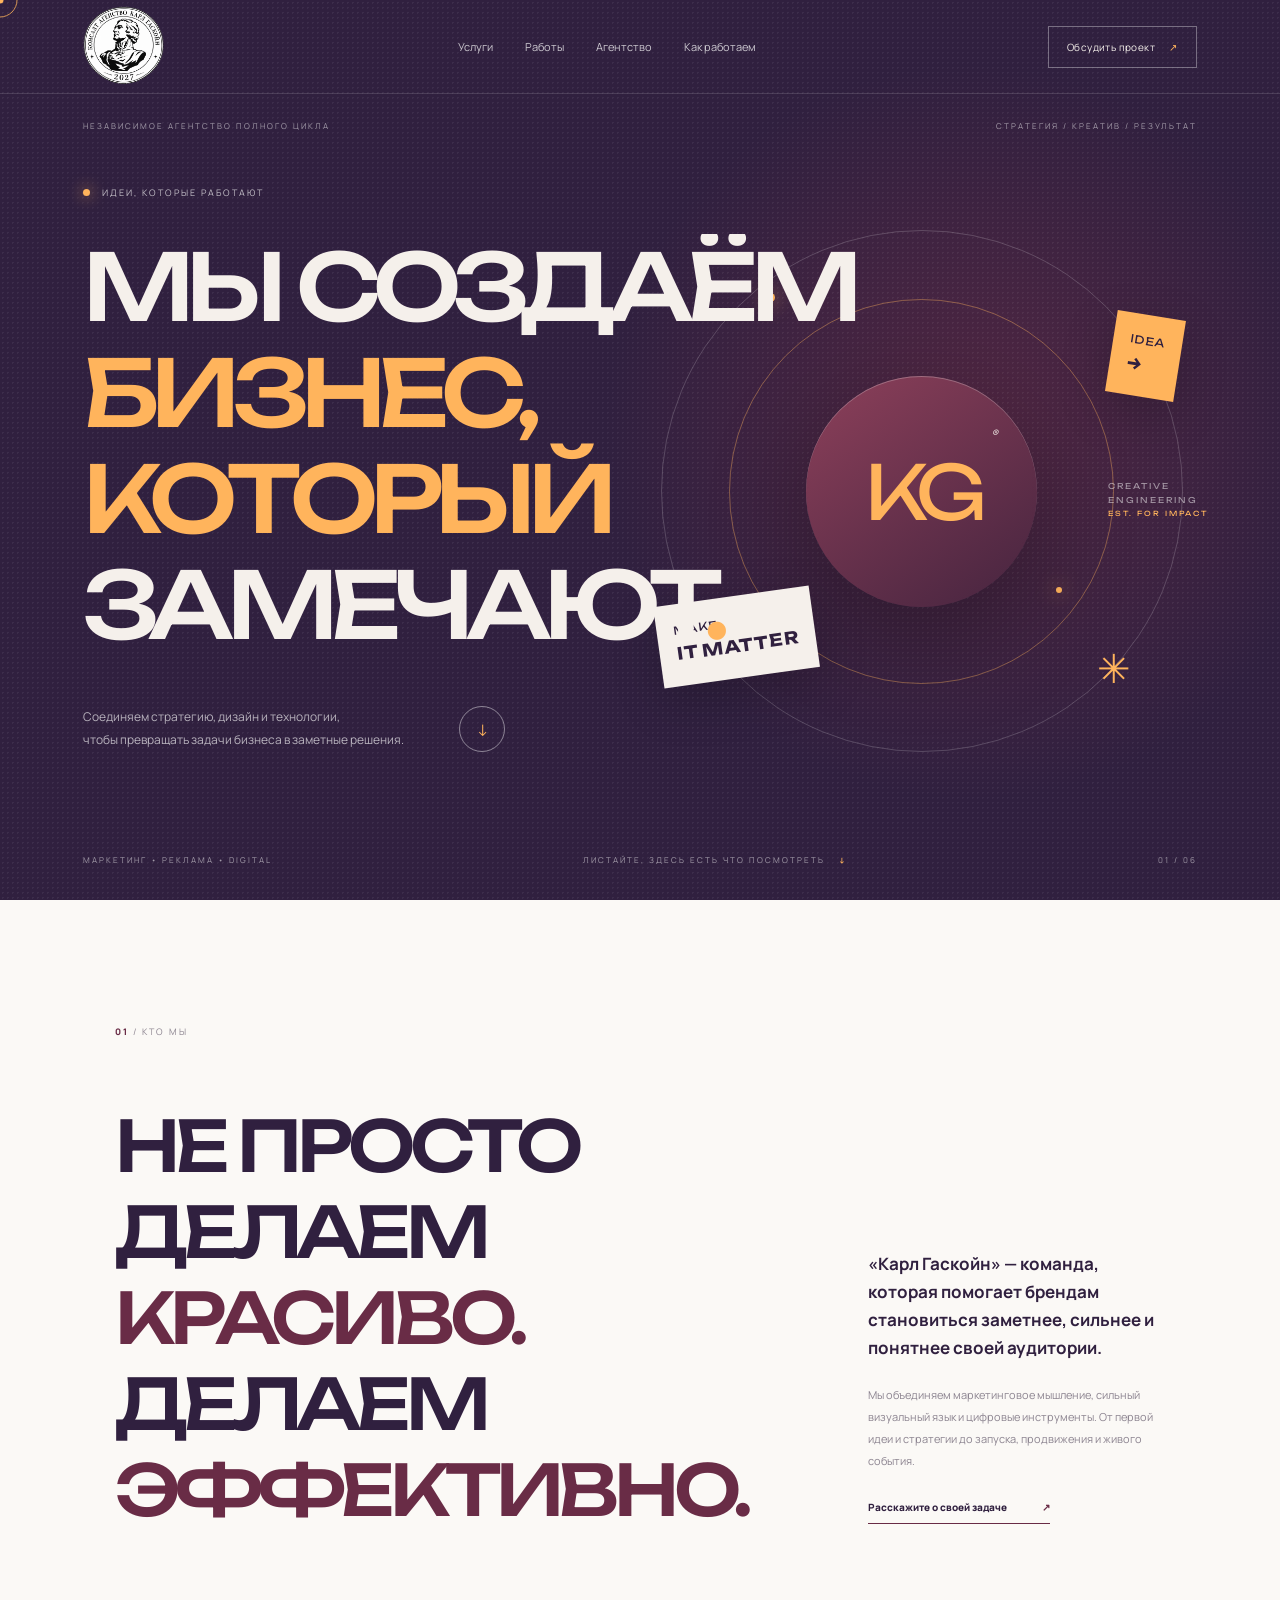
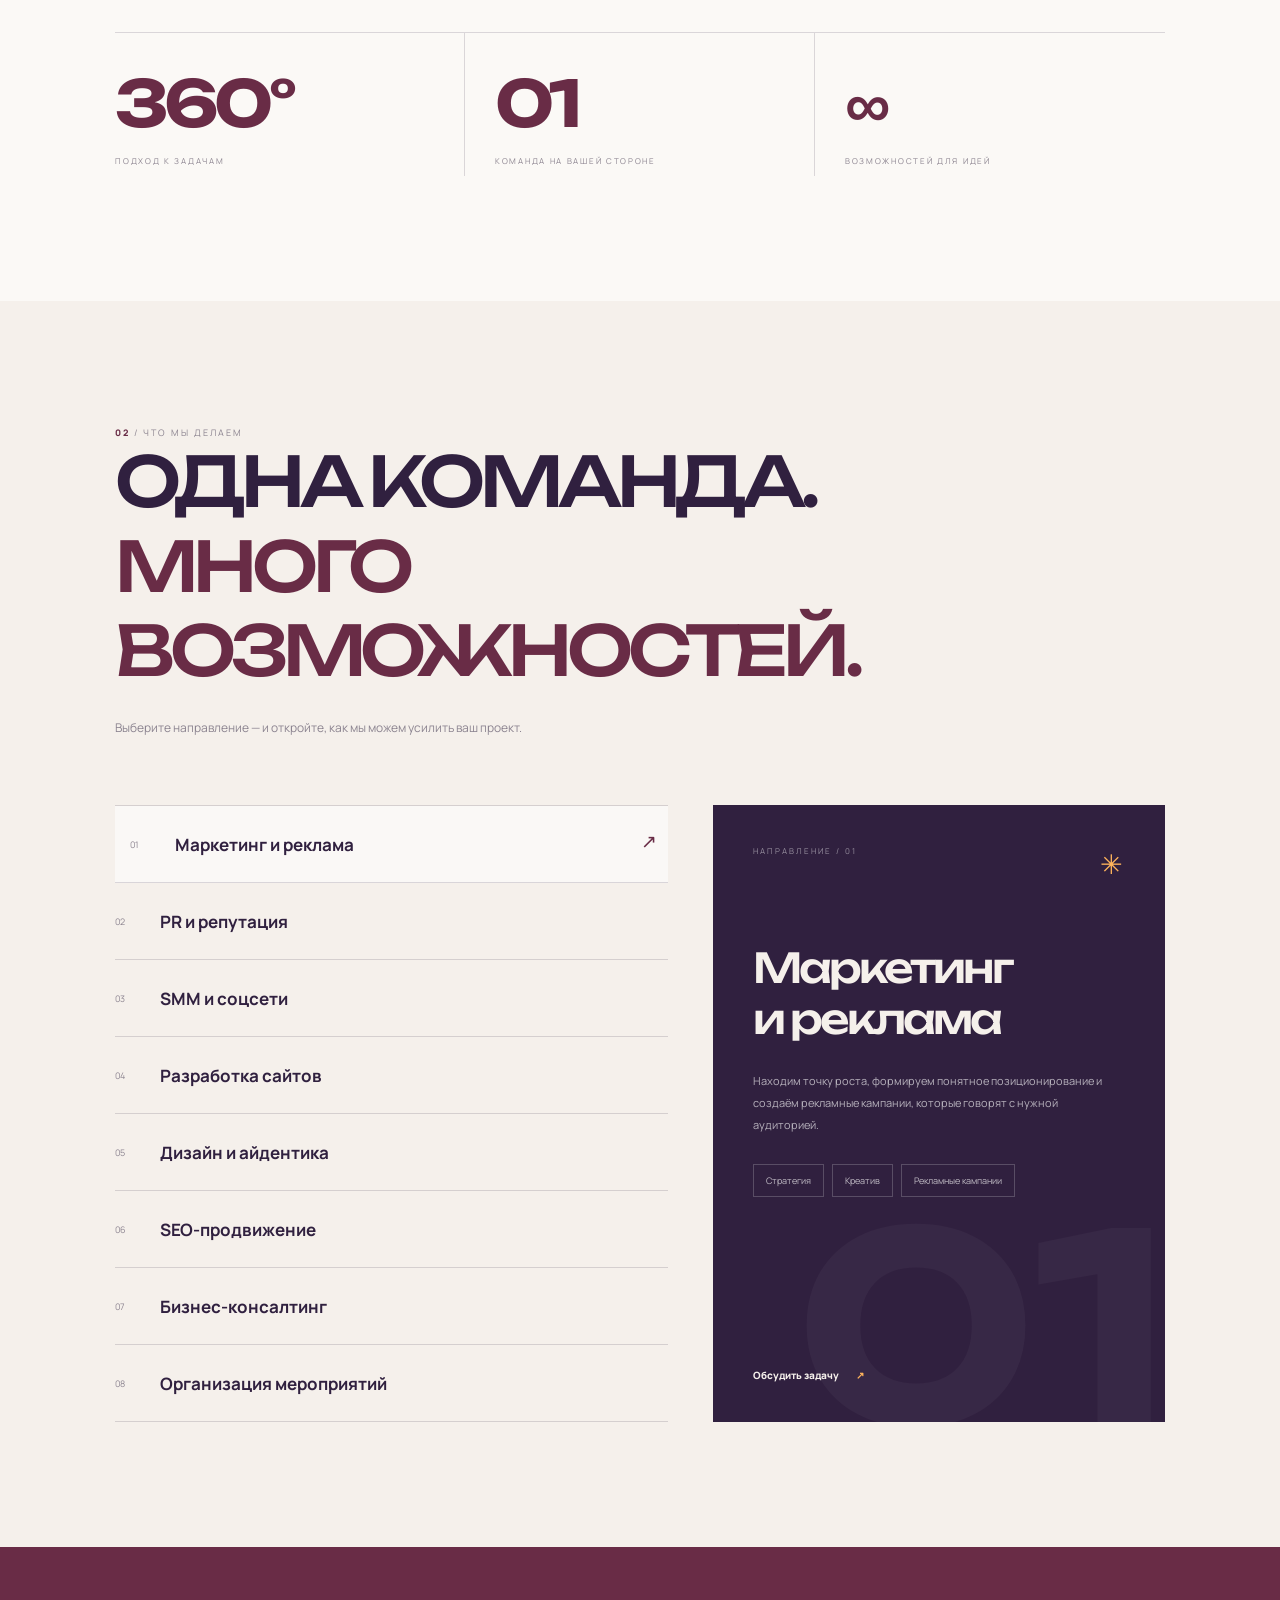
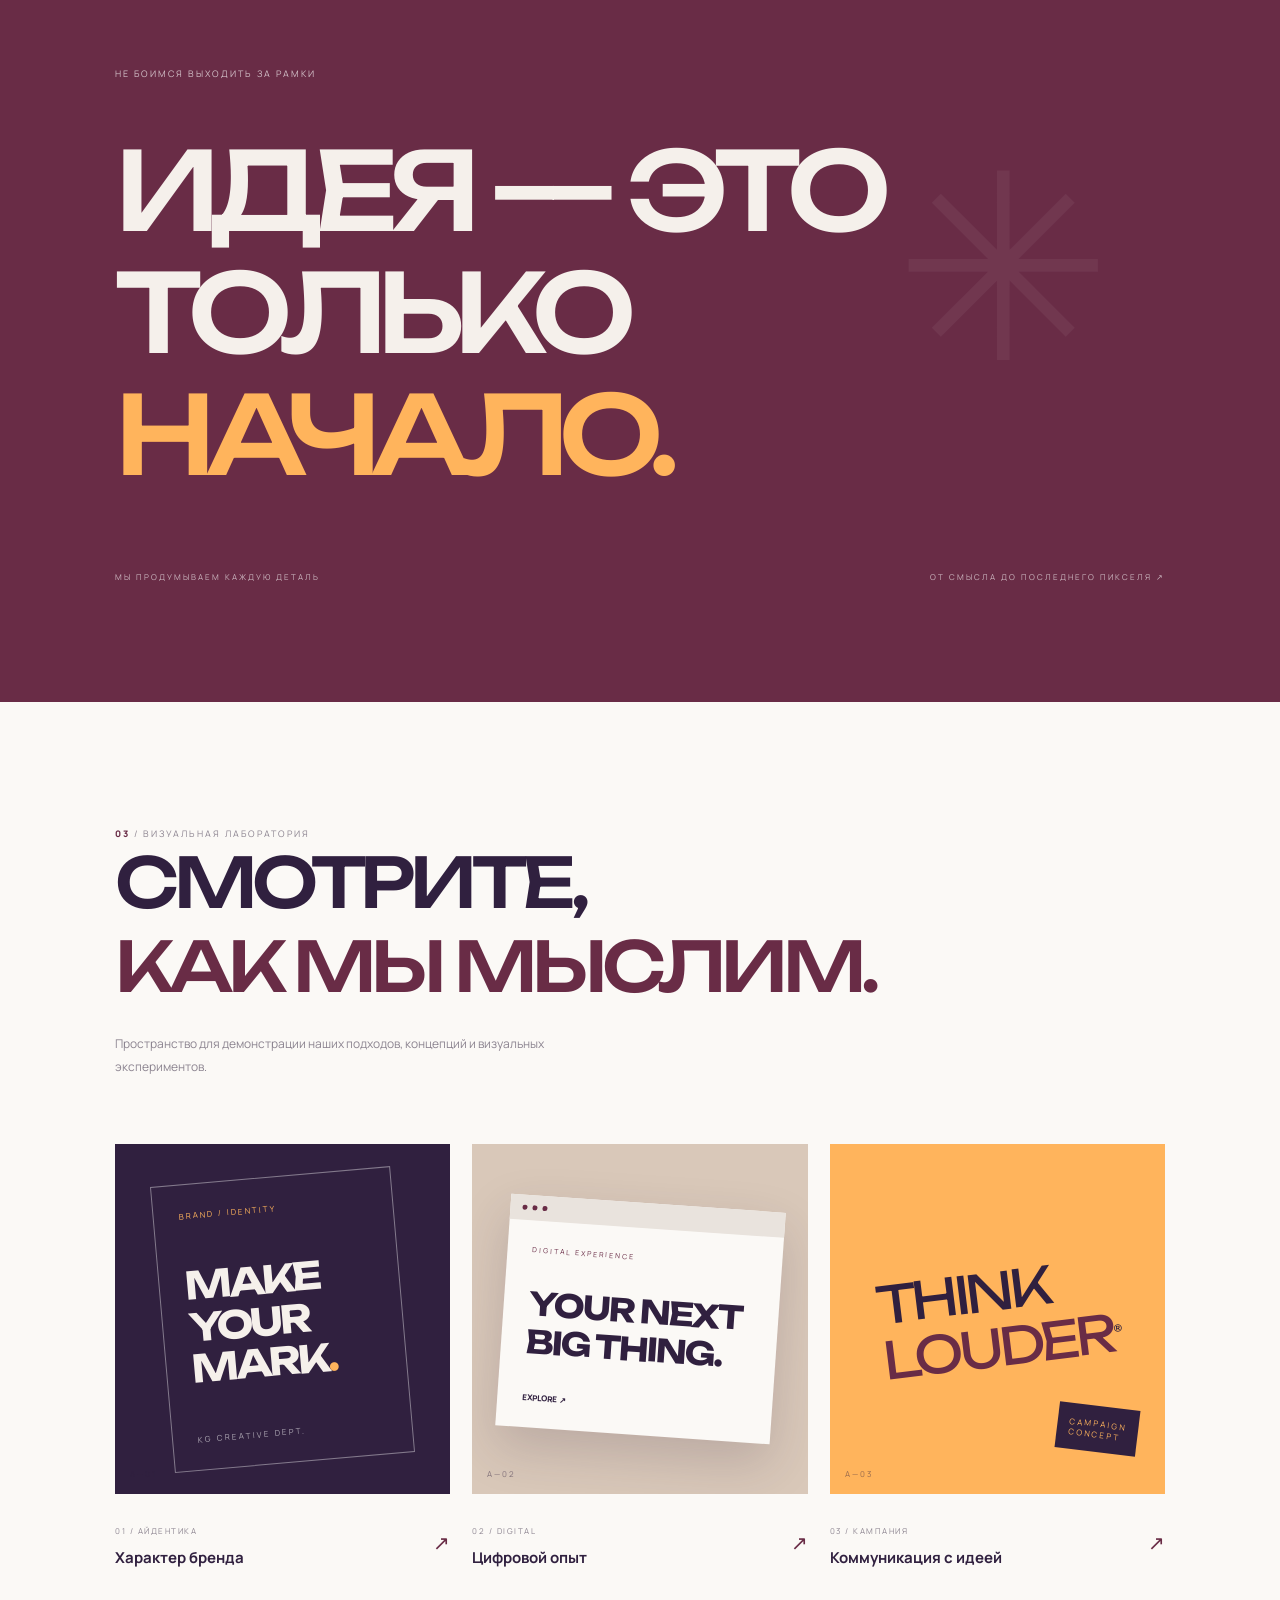
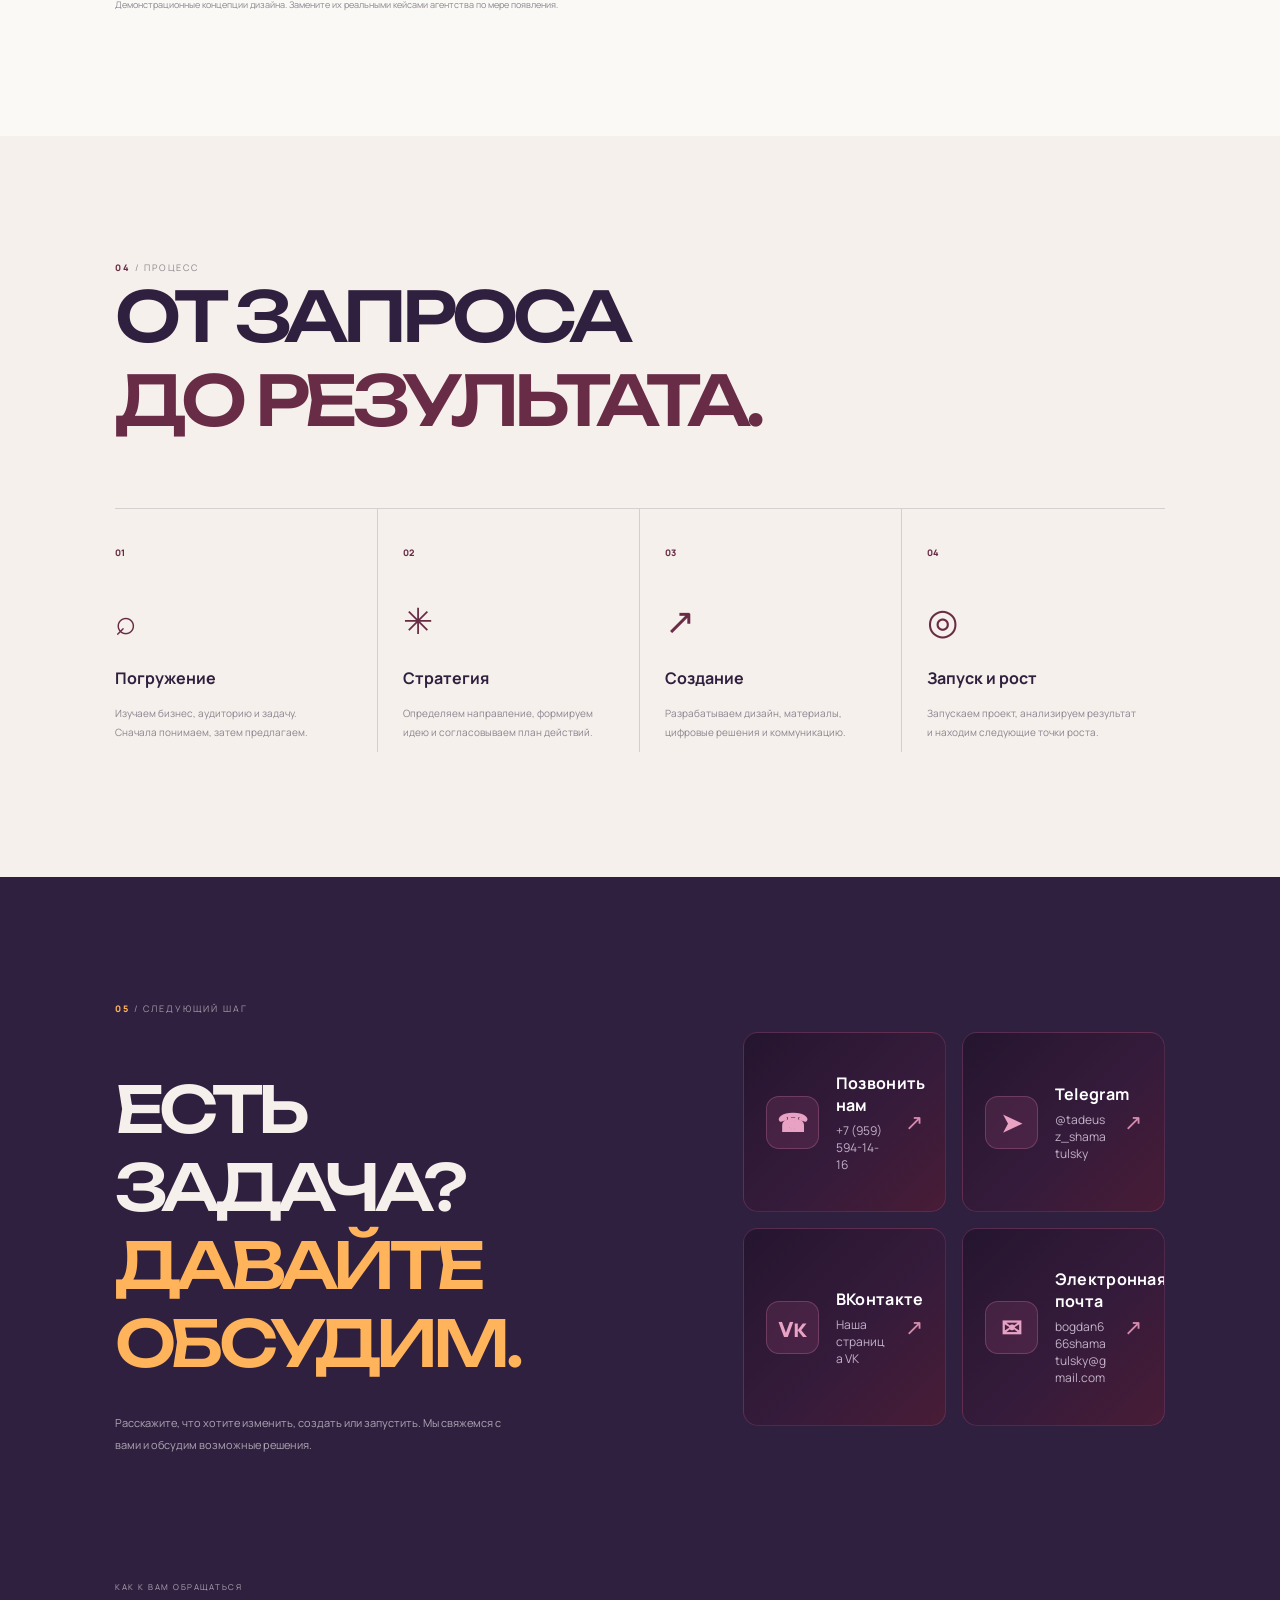
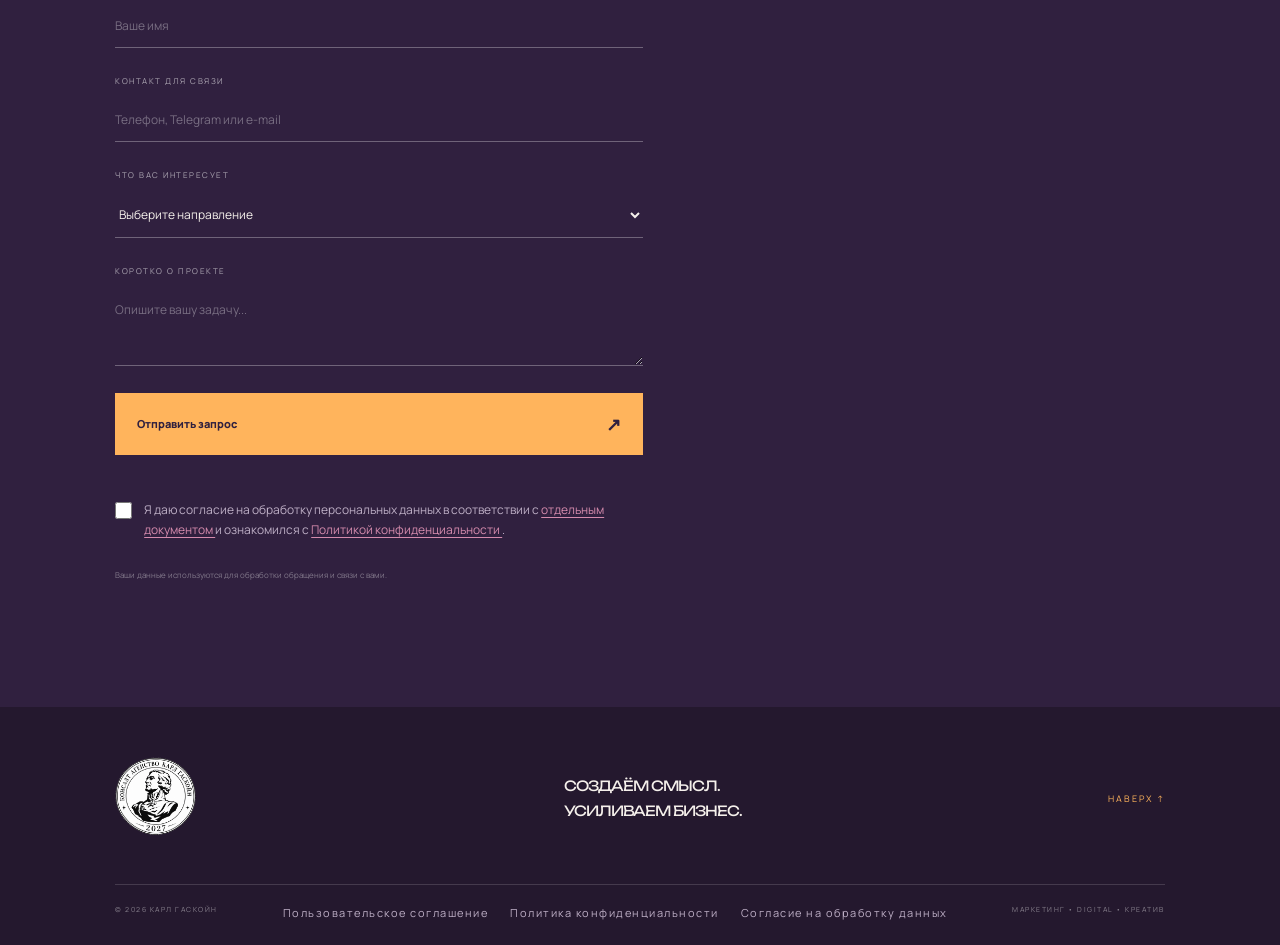
<file: index.html>
<!DOCTYPE html>
<html lang="ru">
<head>
  <meta charset="UTF-8">
  <meta name="viewport" content="width=device-width, initial-scale=1.0">
  <meta name="theme-color" content="#30203f">
  <meta name="description" content="Карл Гаскойн — рекламное агентство полного цикла: маркетинг, реклама, PR, SMM, сайты, дизайн, SEO, консалтинг и мероприятия.">
  <title>Карл Гаскойн — агентство, которое двигает бизнес</title>

  <link rel="preconnect" href="https://fonts.googleapis.com">
  <link rel="preconnect" href="https://fonts.gstatic.com" crossorigin>
  <link href="https://fonts.googleapis.com/css2?family=Manrope:wght@400;500;600;700;800&family=Unbounded:wght@400;500;600;700&display=swap" rel="stylesheet">

  <link rel="stylesheet" href="styles.css">
</head>

<body class="loading">

  <div class="loader" id="loader">
    <div class="loader-mark">KG<span>.</span></div>
    <div class="loader-line"><i></i></div>
    <p>СОЗДАЁМ ВПЕЧАТЛЕНИЕ</p>
  </div>

  <div class="cursor"></div>
  <div class="cursor-ring"></div>

  <header class="header" id="top">

 <a class="brand" href="#top">
    <img class="brand-logo" src="./logo.png" alt="Карл Гаскойн">
</a>

    <nav class="nav" id="nav">
      <a href="#services">Услуги</a>
      <a href="#work">Работы</a>
      <a href="#about">Агентство</a>
      <a href="#process">Как работаем</a>
    </nav>

    <a class="header-cta magnetic" href="#contact">
      Обсудить проект <span>↗</span>
    </a>

    <button class="menu-toggle" id="menuToggle" aria-label="Открыть меню">
      <span></span><span></span>
    </button>
  </header>

  <main>

    <section class="hero">
      <div class="hero-noise"></div>

      <div class="hero-topline">
        <span>НЕЗАВИСИМОЕ АГЕНТСТВО ПОЛНОГО ЦИКЛА</span>
        <span>СТРАТЕГИЯ / КРЕАТИВ / РЕЗУЛЬТАТ</span>
      </div>

      <div class="hero-content">
        <div class="hero-copy">
          <p class="eyebrow reveal"><i></i> ИДЕИ, КОТОРЫЕ РАБОТАЮТ</p>

          <h1 class="hero-title">
            <span class="line-mask"><span>МЫ СОЗДАЁМ</span></span>
            <span class="line-mask"><span class="accent-word">БИЗНЕС, КОТОРЫЙ</span></span>
            <span class="line-mask"><span>ЗАМЕЧАЮТ<span class="orange-dot">.</span></span></span>
          </h1>

          <div class="hero-bottom reveal">
            <p>
              Соединяем стратегию, дизайн и технологии,<br>
              чтобы превращать задачи бизнеса в заметные решения.
            </p>
            <a class="round-link" href="#services">↓</a>
          </div>
        </div>

        <div class="hero-art" aria-hidden="true">
          <div class="orbit orbit-one"></div>
          <div class="orbit orbit-two"></div>
          <div class="art-core"><span>KG</span><i>®</i></div>
          <div class="art-block art-block-one">IDEA<br><b>→</b></div>
          <div class="art-block art-block-two">MAKE<br><b>IT MATTER</b></div>
          <div class="art-cross">✳</div>
          <div class="art-caption">
            CREATIVE<br>ENGINEERING<br>
            <small>EST. FOR IMPACT</small>
          </div>
        </div>
      </div>

      <div class="hero-footer">
        <span>МАРКЕТИНГ • РЕКЛАМА • DIGITAL</span>
        <span class="scroll-note">ЛИСТАЙТЕ, ЗДЕСЬ ЕСТЬ ЧТО ПОСМОТРЕТЬ <b>↓</b></span>
        <span>01 / 06</span>
      </div>
    </section>

    <section class="intro section-pad" id="about">
      <div class="section-kicker"><span>01</span> / КТО МЫ</div>

      <div class="intro-grid">
        <h2 class="display reveal">
          НЕ ПРОСТО<br>
          ДЕЛАЕМ <em>КРАСИВО.</em><br>
          ДЕЛАЕМ <span>ЭФФЕКТИВНО.</span>
        </h2>

        <div class="intro-text reveal">
          <p class="big-copy">
            «Карл Гаскойн» — команда, которая помогает брендам становиться заметнее, сильнее и понятнее своей аудитории.
          </p>
          <p>
            Мы объединяем маркетинговое мышление, сильный визуальный язык и цифровые инструменты. От первой идеи и стратегии до запуска, продвижения и живого события.
          </p>
          <a class="text-link" href="#contact">
            Расскажите о своей задаче <span>↗</span>
          </a>
        </div>
      </div>

      <div class="stats-row">
        <div class="stat reveal">
          <strong>360°</strong>
          <span>ПОДХОД К ЗАДАЧАМ</span>
        </div>
        <div class="stat reveal">
          <strong>01</strong>
          <span>КОМАНДА НА ВАШЕЙ СТОРОНЕ</span>
        </div>
        <div class="stat reveal">
          <strong>∞</strong>
          <span>ВОЗМОЖНОСТЕЙ ДЛЯ ИДЕЙ</span>
        </div>
      </div>
    </section>

    <section class="services section-pad" id="services">
      <div class="section-heading reveal">
        <div class="section-kicker"><span>02</span> / ЧТО МЫ ДЕЛАЕМ</div>
        <h2 class="display">
          ОДНА КОМАНДА.<br>
          <em>МНОГО ВОЗМОЖНОСТЕЙ.</em>
        </h2>
        <p>Выберите направление — и откройте, как мы можем усилить ваш проект.</p>
      </div>

      <div class="service-layout">
        <div class="service-list">
          <button class="service-item active" data-service="0">
            <span class="service-num">01</span>
            <span class="service-name">Маркетинг и реклама</span>
            <span class="service-arrow">↗</span>
          </button>

          <button class="service-item" data-service="1">
            <span class="service-num">02</span>
            <span class="service-name">PR и репутация</span>
            <span class="service-arrow">↗</span>
          </button>

          <button class="service-item" data-service="2">
            <span class="service-num">03</span>
            <span class="service-name">SMM и соцсети</span>
            <span class="service-arrow">↗</span>
          </button>

          <button class="service-item" data-service="3">
            <span class="service-num">04</span>
            <span class="service-name">Разработка сайтов</span>
            <span class="service-arrow">↗</span>
          </button>

          <button class="service-item" data-service="4">
            <span class="service-num">05</span>
            <span class="service-name">Дизайн и айдентика</span>
            <span class="service-arrow">↗</span>
          </button>

          <button class="service-item" data-service="5">
            <span class="service-num">06</span>
            <span class="service-name">SEO-продвижение</span>
            <span class="service-arrow">↗</span>
          </button>

          <button class="service-item" data-service="6">
            <span class="service-num">07</span>
            <span class="service-name">Бизнес-консалтинг</span>
            <span class="service-arrow">↗</span>
          </button>

          <button class="service-item" data-service="7">
            <span class="service-num">08</span>
            <span class="service-name">Организация мероприятий</span>
            <span class="service-arrow">↗</span>
          </button>
        </div>

        <div class="service-detail" id="serviceDetail">
          <div class="detail-top">
            <span>НАПРАВЛЕНИЕ / 01</span>
            <span class="detail-symbol">✳</span>
          </div>

          <h3>Маркетинг<br>и реклама</h3>

          <p>
            Находим точку роста, формируем понятное позиционирование и создаём рекламные кампании, которые говорят с нужной аудиторией.
          </p>

          <div class="detail-tags">
            <span>Стратегия</span>
            <span>Креатив</span>
            <span>Рекламные кампании</span>
          </div>

          <a href="#contact" class="detail-link">
            Обсудить задачу <span>↗</span>
          </a>

          <div class="detail-watermark">01</div>
        </div>
      </div>
    </section>

    <section class="manifesto">
      <div class="manifesto-inner">
        <p class="eyebrow reveal">НЕ БОИМСЯ ВЫХОДИТЬ ЗА РАМКИ</p>

        <h2 class="manifesto-title reveal">
          ИДЕЯ — ЭТО<br>
          ТОЛЬКО <span>НАЧАЛО.</span>
        </h2>

        <div class="manifesto-bottom">
          <span>МЫ ПРОДУМЫВАЕМ КАЖДУЮ ДЕТАЛЬ</span>
          <span>ОТ СМЫСЛА ДО ПОСЛЕДНЕГО ПИКСЕЛЯ ↗</span>
        </div>

        <div class="manifesto-shape">✳</div>
      </div>
    </section>

    <section class="work section-pad" id="work">
      <div class="section-heading reveal">
        <div class="section-kicker"><span>03</span> / ВИЗУАЛЬНАЯ ЛАБОРАТОРИЯ</div>

        <h2 class="display">
          СМОТРИТЕ,<br>
          <em>КАК МЫ МЫСЛИМ.</em>
        </h2>

        <p>
          Пространство для демонстрации наших подходов, концепций и визуальных экспериментов.
        </p>
      </div>

      <div class="work-grid">
        <article class="work-card" data-tilt>
          <div class="work-visual visual-brand">
            <div class="brand-poster">
              <small>BRAND / IDENTITY</small>
              <b>MAKE<br>YOUR<br>MARK<span>.</span></b>
              <i>KG CREATIVE DEPT.</i>
            </div>
            <span class="visual-index">A—01</span>
          </div>

          <div class="work-meta">
            <div>
              <span>01 / АЙДЕНТИКА</span>
              <h3>Характер бренда</h3>
            </div>
            <span class="work-plus">↗</span>
          </div>
        </article>

        <article class="work-card" data-tilt>
          <div class="work-visual visual-digital">
            <div class="browser-mock">
              <div class="browser-bar"><i></i><i></i><i></i></div>
              <div class="browser-content">
                <small>DIGITAL EXPERIENCE</small>
                <b>YOUR NEXT<br>BIG THING.</b>
                <span>EXPLORE ↗</span>
              </div>
            </div>
            <span class="visual-index">A—02</span>
          </div>

          <div class="work-meta">
            <div>
              <span>02 / DIGITAL</span>
              <h3>Цифровой опыт</h3>
            </div>
            <span class="work-plus">↗</span>
          </div>
        </article>

        <article class="work-card" data-tilt>
          <div class="work-visual visual-campaign">
            <div class="campaign-type">
              THINK<br><em>LOUDER</em><sup>®</sup>
            </div>
            <div class="campaign-sticker">CAMPAIGN<br>CONCEPT</div>
            <span class="visual-index">A—03</span>
          </div>

          <div class="work-meta">
            <div>
              <span>03 / КАМПАНИЯ</span>
              <h3>Коммуникация с идеей</h3>
            </div>
            <span class="work-plus">↗</span>
          </div>
        </article>
      </div>

      <p class="portfolio-note">
        Демонстрационные концепции дизайна. Замените их реальными кейсами агентства по мере появления.
      </p>
    </section>

    <section class="process section-pad" id="process">
      <div class="section-heading reveal">
        <div class="section-kicker"><span>04</span> / ПРОЦЕСС</div>
        <h2 class="display">
          ОТ ЗАПРОСА<br>
          <em>ДО РЕЗУЛЬТАТА.</em>
        </h2>
      </div>

      <div class="process-track">
        <div class="process-step reveal">
          <span>01</span>
          <div class="process-icon">⌕</div>
          <h3>Погружение</h3>
          <p>Изучаем бизнес, аудиторию и задачу. Сначала понимаем, затем предлагаем.</p>
        </div>

        <div class="process-step reveal">
          <span>02</span>
          <div class="process-icon">✳</div>
          <h3>Стратегия</h3>
          <p>Определяем направление, формируем идею и согласовываем план действий.</p>
        </div>

        <div class="process-step reveal">
          <span>03</span>
          <div class="process-icon">↗</div>
          <h3>Создание</h3>
          <p>Разрабатываем дизайн, материалы, цифровые решения и коммуникацию.</p>
        </div>

        <div class="process-step reveal">
          <span>04</span>
          <div class="process-icon">◎</div>
          <h3>Запуск и рост</h3>
          <p>Запускаем проект, анализируем результат и находим следующие точки роста.</p>
        </div>
      </div>
    </section>

    <section class="contact section-pad" id="contact">
      <div class="contact-head reveal">
        <div class="section-kicker"><span>05</span> / СЛЕДУЮЩИЙ ШАГ</div>

        <h2 class="display">
          ЕСТЬ ЗАДАЧА?<br>
          <em>ДАВАЙТЕ ОБСУДИМ.</em>
        </h2>

        <p>
          Расскажите, что хотите изменить, создать или запустить. Мы свяжемся с вами и обсудим возможные решения.
        </p>
      </div>

<div class="contact-links">

  <a href="tel:+79595941416" class="contact-link phone-link">
    <span class="contact-icon">☎</span>
    <span class="contact-info">
      <strong>Позвонить нам</strong>
      <small>+7 (959) 594-14-16</small>
    </span>
    <span class="contact-arrow">↗</span>
  </a>

  <a href="https://t.me/tadeusz_shamatulsky"
     target="_blank" rel="noopener noreferrer"
     class="contact-link telegram-link">
    <span class="contact-icon">➤</span>
    <span class="contact-info">
      <strong>Telegram</strong>
      <small>@tadeusz_shamatulsky</small>
    </span>
    <span class="contact-arrow">↗</span>
  </a>

  <a href="https://vk.ru/id1041085567"
     target="_blank" rel="noopener noreferrer"
     class="contact-link vk-link">
    <span class="contact-icon">ᴠκ</span>
    <span class="contact-info">
      <strong>ВКонтакте</strong>
      <small>Наша страница VK</small>
    </span>
    <span class="contact-arrow">↗</span>
  </a>

  <a href="mailto:bogdan666shamatulsky@gmail.com"
     class="contact-link email-link">
    <span class="contact-icon">✉</span>
    <span class="contact-info">
      <strong>Электронная почта</strong>
      <small>bogdan666shamatulsky@gmail.com</small>
    </span>
    <span class="contact-arrow">↗</span>
  </a>

</div>

      <form class="contact-form reveal" id="contactForm">
        <label>
          КАК К ВАМ ОБРАЩАТЬСЯ
          <input name="name" type="text" placeholder="Ваше имя" required>
        </label>

        <label>
          КОНТАКТ ДЛЯ СВЯЗИ
          <input name="contact" type="text" placeholder="Телефон, Telegram или e-mail" required>
        </label>

        <label>
          ЧТО ВАС ИНТЕРЕСУЕТ
          <select name="service">
            <option value="">Выберите направление</option>
            <option>Маркетинг и реклама</option>
            <option>PR и репутация</option>
            <option>SMM</option>
            <option>Разработка сайта</option>
            <option>Дизайн и айдентика</option>
            <option>SEO</option>
            <option>Бизнес-консалтинг</option>
            <option>Организация мероприятий</option>
            <option>Комплексное продвижение</option>
          </select>
        </label>

        <label>
          КОРОТКО О ПРОЕКТЕ
          <textarea name="message" rows="3" placeholder="Опишите вашу задачу..."></textarea>
        </label>

        <button class="submit-btn" type="submit">
          <span>Отправить запрос</span>
          <b>↗</b>
        </button>

       
<div class="form-consent">
  <label class="consent-label">
    <input type="checkbox" name="personalConsent" required>
    <span>
      Я даю согласие на обработку персональных данных
      в соответствии с
      <a href="consent.html" target="_blank">
        отдельным документом
      </a>
      и ознакомился с
      <a href="privacy.html" target="_blank">
        Политикой конфиденциальности
      </a>.
    </span>
  </label>
</div>

<p class="form-note" id="formNote">
  Ваши данные используются для обработки обращения и связи с вами.
</p>

      </form>
    </section>

  </main>

  <footer class="footer">
    <div class="footer-top">

    <a class="brand" href="#top">
    <img class="brand-logo" src="./logo.png" alt="Карл Гаскойн">
</a>

      <p>СОЗДАЁМ СМЫСЛ.<br>УСИЛИВАЕМ БИЗНЕС.</p>

      <a class="back-top" href="#top">НАВЕРХ ↑</a>
    </div>

   
<div class="footer-bottom">
  <span>© <span id="year"></span> КАРЛ ГАСКОЙН</span>

  <nav class="footer-legal">
    <a href="agreement.html">Пользовательское соглашение</a>
    <a href="privacy.html">Политика конфиденциальности</a>
    <a href="consent.html">Согласие на обработку данных</a>
  </nav>

  <span>МАРКЕТИНГ • DIGITAL • КРЕАТИВ</span>
</div>

  </footer>

  <div class="toast" id="toast" role="status"></div>

    <script src="script.js"></script>
  
</body>
</html>
</file>
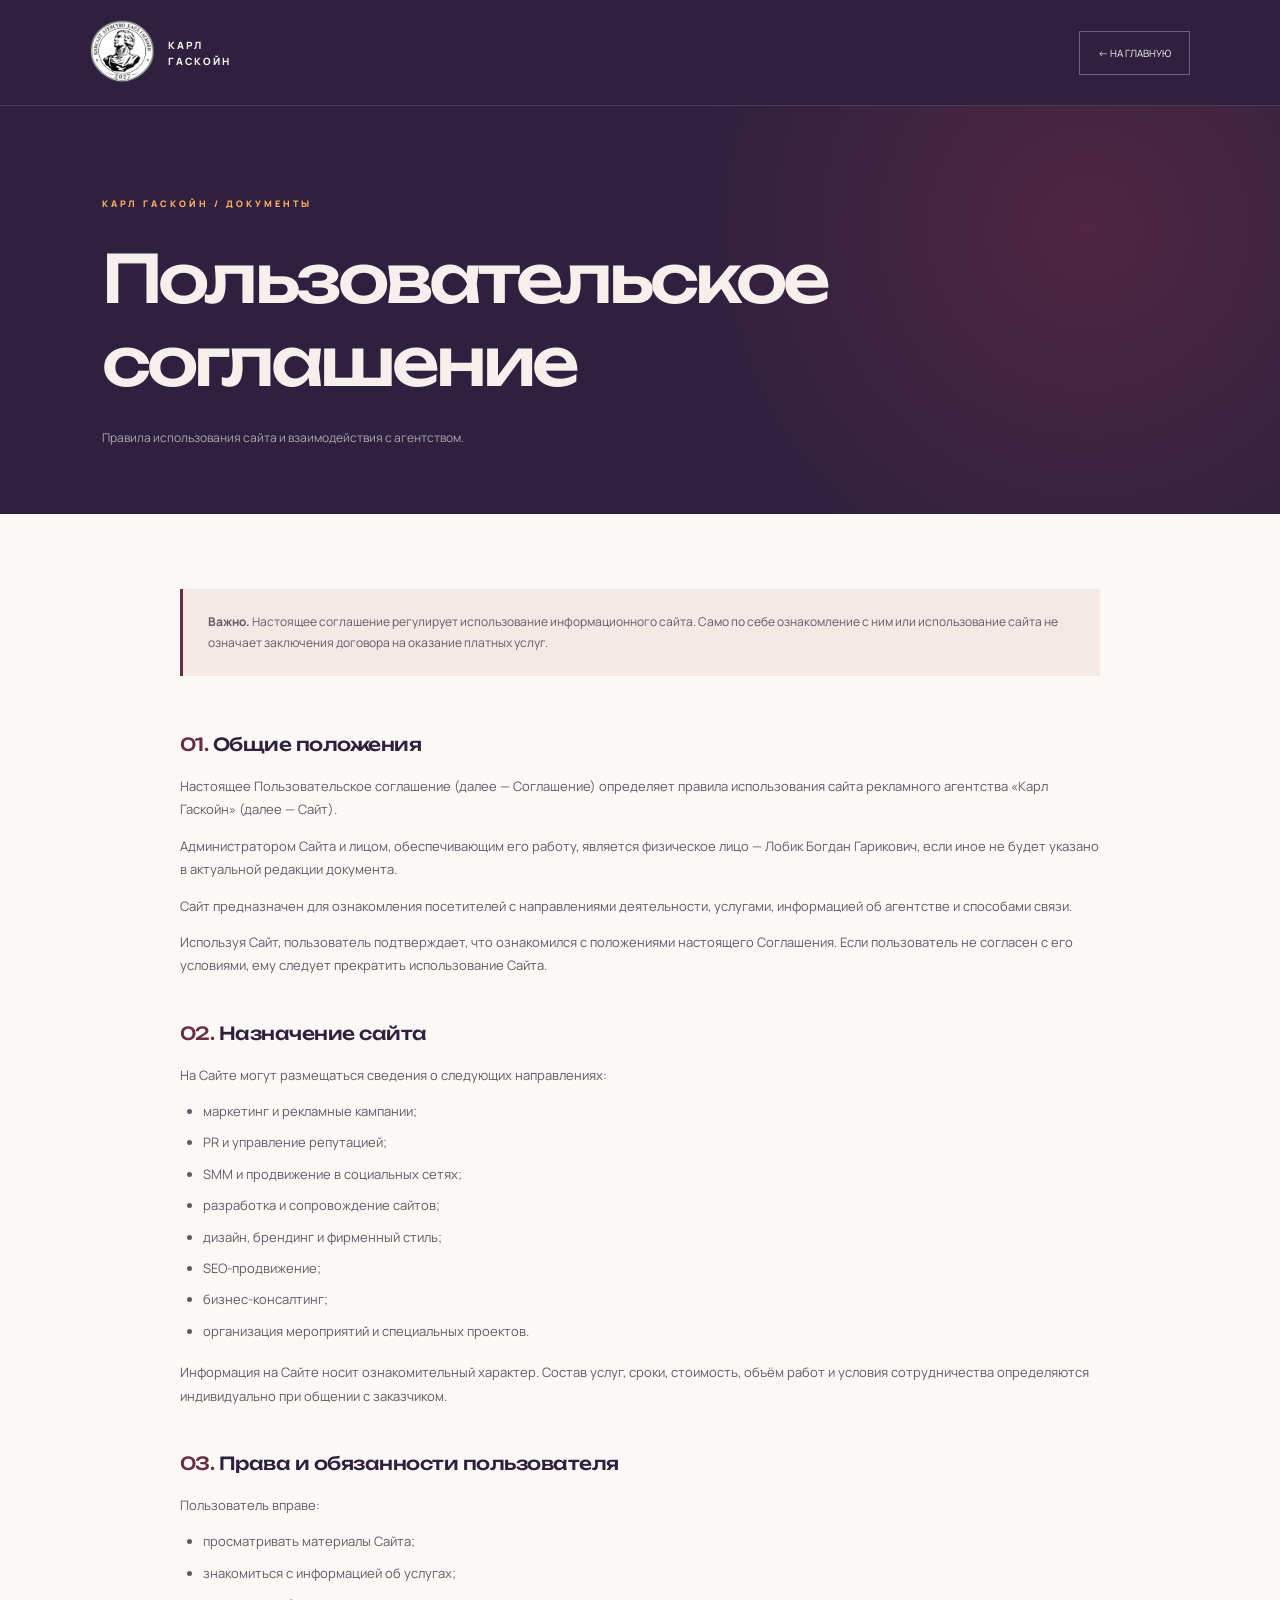
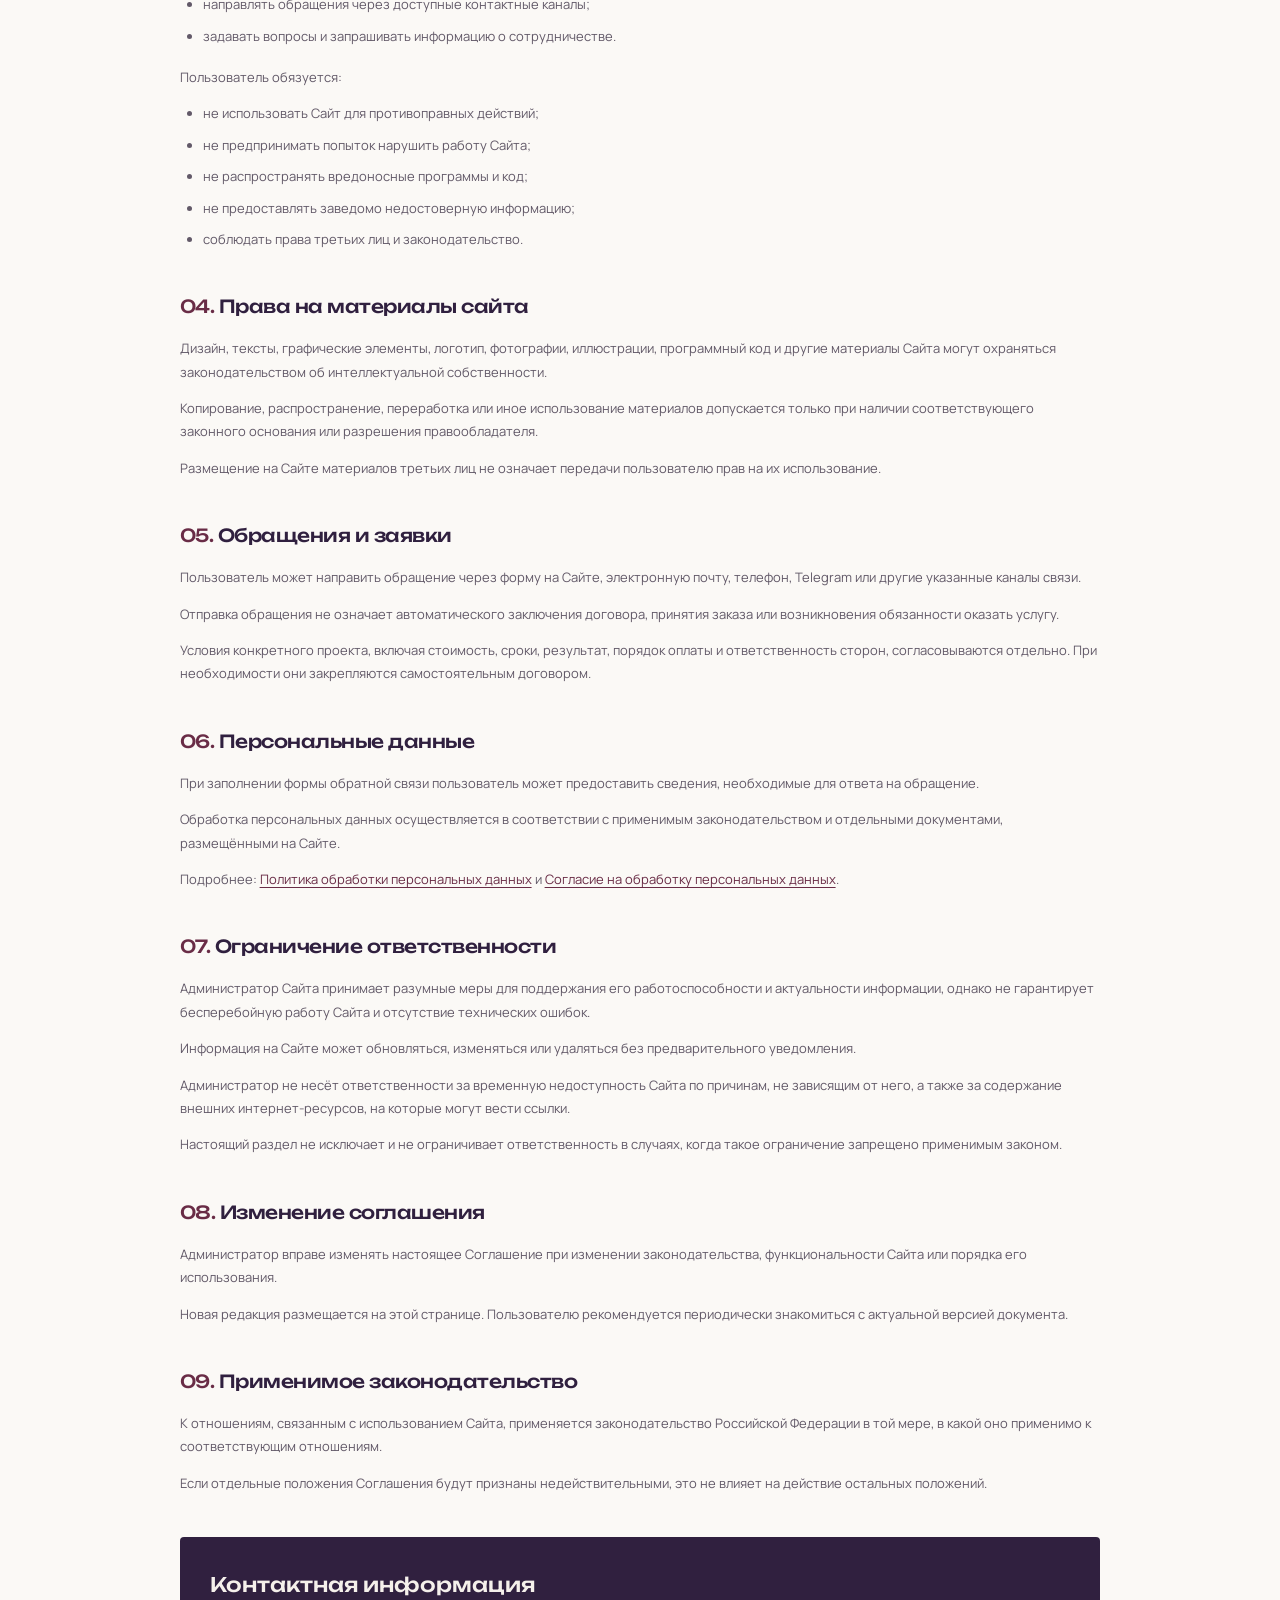
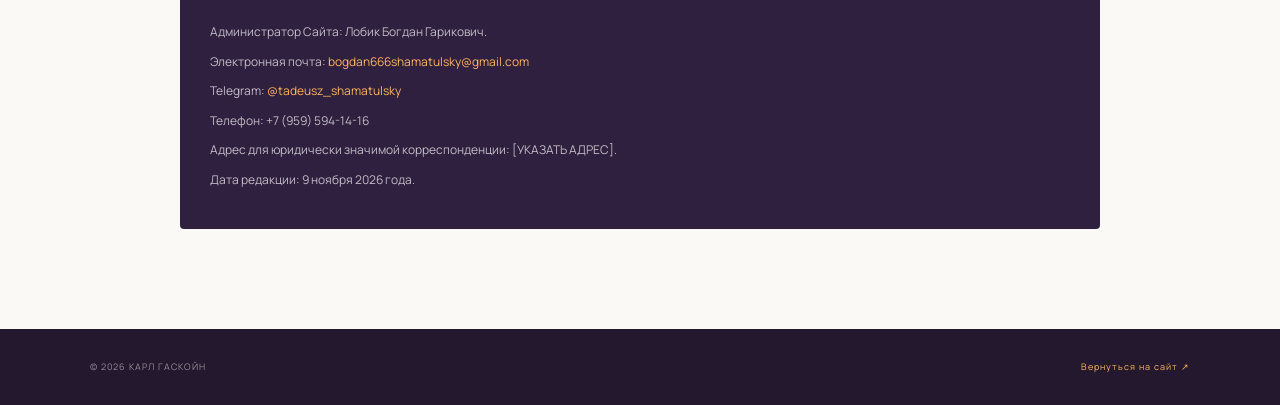
<file: agreement.html>
<!DOCTYPE html>
<html lang="ru">
<head>
  <meta charset="UTF-8">
  <meta name="viewport" content="width=device-width, initial-scale=1.0">
  <meta name="theme-color" content="#30203F">

  <meta name="description" content="Пользовательское соглашение рекламного агентства Карл Гаскойн.">
  <title>Пользовательское соглашение — Карл Гаскойн</title>

  <link rel="preconnect" href="https://fonts.googleapis.com">
  <link rel="preconnect" href="https://fonts.gstatic.com" crossorigin>
  <link href="https://fonts.googleapis.com/css2?family=Manrope:wght@400;500;600;700;800&family=Unbounded:wght@400;500;600;700&display=swap" rel="stylesheet">

  <style>
    :root {
      --plum: #30203F;
      --wine: #692C46;
      --orange: #FFB45C;
      --cream: #F5F0EB;
      --paper: #FBF9F6;
      --muted: #8C8490;
    }

    * {
      margin: 0;
      padding: 0;
      box-sizing: border-box;
    }

    html {
      scroll-behavior: smooth;
    }

    body {
      font-family: "Manrope", sans-serif;
      background: var(--paper);
      color: var(--plum);
      line-height: 1.8;
    }

    a {
      color: inherit;
      text-decoration: none;
    }

    .legal-header {
      min-height: 90px;
      padding: 20px 7%;
      display: flex;
      align-items: center;
      justify-content: space-between;
      gap: 20px;
      background: var(--plum);
      color: var(--cream);
      border-bottom: 1px solid rgba(255,255,255,.12);
    }

    .brand {
      display: flex;
      align-items: center;
      gap: 13px;
    }

    .brand img {
      width: 65px;
      height: 65px;
      object-fit: contain;
    }

    .brand span {
      font-size: 10px;
      font-weight: 800;
      letter-spacing: 2px;
      line-height: 1.6;
    }

    .back-link {
      padding: 12px 18px;
      border: 1px solid rgba(255,255,255,.3);
      font-size: 10px;
      transition: .3s;
    }

    .back-link:hover {
      background: var(--orange);
      color: var(--plum);
      border-color: var(--orange);
    }

    .legal-hero {
      padding: 90px 8% 65px;
      background:
        radial-gradient(circle at 85% 30%, rgba(105,44,70,.55), transparent 35%),
        var(--plum);
      color: var(--cream);
    }

    .eyebrow {
      color: var(--orange);
      font-size: 9px;
      letter-spacing: 3px;
      font-weight: 800;
    }

    .legal-hero h1 {
      max-width: 900px;
      margin-top: 25px;
      font-family: "Unbounded", sans-serif;
      font-size: clamp(32px, 6vw, 66px);
      font-weight: 500;
      line-height: 1.25;
      letter-spacing: -.06em;
    }

    .legal-hero p {
      margin-top: 25px;
      color: rgba(255,255,255,.6);
      font-size: 12px;
    }

    .legal-layout {
      max-width: 1100px;
      margin: 0 auto;
      padding: 75px 7% 100px;
    }

    .legal-warning {
      padding: 22px 25px;
      margin-bottom: 55px;
      background: #F3E9E5;
      border-left: 3px solid var(--wine);
      font-size: 12px;
      color: #665768;
    }

    .legal-section {
      margin-bottom: 42px;
    }

    .legal-section h2 {
      margin-bottom: 17px;
      font-family: "Unbounded", sans-serif;
      font-size: 18px;
      line-height: 1.5;
      font-weight: 500;
      letter-spacing: -.5px;
    }

    .legal-section h2 span {
      color: var(--wine);
    }

    .legal-section p {
      margin-bottom: 13px;
      color: #625968;
      font-size: 13px;
    }

    .legal-section ul {
      padding-left: 23px;
      margin: 12px 0 18px;
      color: #625968;
      font-size: 13px;
    }

    .legal-section li {
      margin-bottom: 8px;
    }

    .legal-section a {
      color: var(--wine);
      text-decoration: underline;
      text-underline-offset: 3px;
    }

    .legal-contact {
      padding: 30px;
      background: var(--plum);
      color: var(--cream);
      border-radius: 4px;
    }

    .legal-contact h2 {
      font-family: "Unbounded", sans-serif;
      font-size: 20px;
      font-weight: 500;
      margin-bottom: 18px;
    }

    .legal-contact p {
      color: rgba(255,255,255,.7);
      font-size: 12px;
      margin-bottom: 8px;
    }

    .legal-contact a {
      color: var(--orange);
    }

    .legal-footer {
      padding: 30px 7%;
      background: #24182E;
      color: rgba(255,255,255,.5);
      display: flex;
      justify-content: space-between;
      flex-wrap: wrap;
      gap: 15px;
      font-size: 9px;
      letter-spacing: 1px;
    }

    .legal-footer a {
      color: var(--orange);
    }

    @media (max-width: 600px) {
      .legal-header {
        padding: 15px 5%;
      }

      .brand img {
        width: 50px;
        height: 50px;
      }

      .brand span {
        font-size: 8px;
      }

      .back-link {
        padding: 10px;
        font-size: 8px;
      }

      .legal-hero {
        padding: 65px 6%;
      }

      .legal-layout {
        padding: 50px 6% 70px;
      }

      .legal-section h2 {
        font-size: 16px;
      }

      .legal-section p,
      .legal-section ul {
        font-size: 12px;
      }
    }
  </style>
</head>

<body>

  <header class="legal-header">
    <a href="index.html" class="brand">
      <img src="logo.png" alt="Логотип Карл Гаскойн">
      <span>КАРЛ<br>ГАСКОЙН</span>
    </a>

    <a href="index.html" class="back-link">← НА ГЛАВНУЮ</a>
  </header>

  <section class="legal-hero">
    <div class="eyebrow">КАРЛ ГАСКОЙН / ДОКУМЕНТЫ</div>
    <h1>Пользовательское соглашение</h1>
    <p>Правила использования сайта и взаимодействия с агентством.</p>
  </section>

  <main class="legal-layout">

    <div class="legal-warning">
      <strong>Важно.</strong> Настоящее соглашение регулирует использование информационного сайта. Само по себе ознакомление с ним или использование сайта не означает заключения договора на оказание платных услуг.
    </div>

    <section class="legal-section">
      <h2><span>01.</span> Общие положения</h2>

      <p>
        Настоящее Пользовательское соглашение (далее — Соглашение)
        определяет правила использования сайта рекламного агентства
        «Карл Гаскойн» (далее — Сайт).
      </p>

      <p>
        Администратором Сайта и лицом, обеспечивающим его работу,
        является физическое лицо — Лобик Богдан Гарикович,
        если иное не будет указано в актуальной редакции документа.
      </p>

      <p>
        Сайт предназначен для ознакомления посетителей с направлениями
        деятельности, услугами, информацией об агентстве и способами связи.
      </p>

      <p>
        Используя Сайт, пользователь подтверждает, что ознакомился
        с положениями настоящего Соглашения. Если пользователь не согласен
        с его условиями, ему следует прекратить использование Сайта.
      </p>
    </section>

    <section class="legal-section">
      <h2><span>02.</span> Назначение сайта</h2>

      <p>На Сайте могут размещаться сведения о следующих направлениях:</p>

      <ul>
        <li>маркетинг и рекламные кампании;</li>
        <li>PR и управление репутацией;</li>
        <li>SMM и продвижение в социальных сетях;</li>
        <li>разработка и сопровождение сайтов;</li>
        <li>дизайн, брендинг и фирменный стиль;</li>
        <li>SEO-продвижение;</li>
        <li>бизнес-консалтинг;</li>
        <li>организация мероприятий и специальных проектов.</li>
      </ul>

      <p>
        Информация на Сайте носит ознакомительный характер.
        Состав услуг, сроки, стоимость, объём работ и условия сотрудничества
        определяются индивидуально при общении с заказчиком.
      </p>
    </section>

    <section class="legal-section">
      <h2><span>03.</span> Права и обязанности пользователя</h2>

      <p>Пользователь вправе:</p>

      <ul>
        <li>просматривать материалы Сайта;</li>
        <li>знакомиться с информацией об услугах;</li>
        <li>направлять обращения через доступные контактные каналы;</li>
        <li>задавать вопросы и запрашивать информацию о сотрудничестве.</li>
      </ul>

      <p>Пользователь обязуется:</p>

      <ul>
        <li>не использовать Сайт для противоправных действий;</li>
        <li>не предпринимать попыток нарушить работу Сайта;</li>
        <li>не распространять вредоносные программы и код;</li>
        <li>не предоставлять заведомо недостоверную информацию;</li>
        <li>соблюдать права третьих лиц и законодательство.</li>
      </ul>
    </section>

    <section class="legal-section">
      <h2><span>04.</span> Права на материалы сайта</h2>

      <p>
        Дизайн, тексты, графические элементы, логотип, фотографии,
        иллюстрации, программный код и другие материалы Сайта могут
        охраняться законодательством об интеллектуальной собственности.
      </p>

      <p>
        Копирование, распространение, переработка или иное использование
        материалов допускается только при наличии соответствующего
        законного основания или разрешения правообладателя.
      </p>

      <p>
        Размещение на Сайте материалов третьих лиц не означает передачи
        пользователю прав на их использование.
      </p>
    </section>

    <section class="legal-section">
      <h2><span>05.</span> Обращения и заявки</h2>

      <p>
        Пользователь может направить обращение через форму на Сайте,
        электронную почту, телефон, Telegram или другие указанные каналы связи.
      </p>

      <p>
        Отправка обращения не означает автоматического заключения договора,
        принятия заказа или возникновения обязанности оказать услугу.
      </p>

      <p>
        Условия конкретного проекта, включая стоимость, сроки, результат,
        порядок оплаты и ответственность сторон, согласовываются отдельно.
        При необходимости они закрепляются самостоятельным договором.
      </p>
    </section>

    <section class="legal-section">
      <h2><span>06.</span> Персональные данные</h2>

      <p>
        При заполнении формы обратной связи пользователь может предоставить
        сведения, необходимые для ответа на обращение.
      </p>

      <p>
        Обработка персональных данных осуществляется в соответствии
        с применимым законодательством и отдельными документами,
        размещёнными на Сайте.
      </p>

      <p>
        Подробнее:
        <a href="privacy.html">Политика обработки персональных данных</a>
        и
        <a href="consent.html">Согласие на обработку персональных данных</a>.
      </p>
    </section>

    <section class="legal-section">
      <h2><span>07.</span> Ограничение ответственности</h2>

      <p>
        Администратор Сайта принимает разумные меры для поддержания
        его работоспособности и актуальности информации, однако не гарантирует
        бесперебойную работу Сайта и отсутствие технических ошибок.
      </p>

      <p>
        Информация на Сайте может обновляться, изменяться или удаляться
        без предварительного уведомления.
      </p>

      <p>
        Администратор не несёт ответственности за временную недоступность
        Сайта по причинам, не зависящим от него, а также за содержание
        внешних интернет-ресурсов, на которые могут вести ссылки.
      </p>

      <p>
        Настоящий раздел не исключает и не ограничивает ответственность
        в случаях, когда такое ограничение запрещено применимым законом.
      </p>
    </section>

    <section class="legal-section">
      <h2><span>08.</span> Изменение соглашения</h2>

      <p>
        Администратор вправе изменять настоящее Соглашение при изменении
        законодательства, функциональности Сайта или порядка его использования.
      </p>

      <p>
        Новая редакция размещается на этой странице. Пользователю рекомендуется
        периодически знакомиться с актуальной версией документа.
      </p>
    </section>

    <section class="legal-section">
      <h2><span>09.</span> Применимое законодательство</h2>

      <p>
        К отношениям, связанным с использованием Сайта, применяется
        законодательство Российской Федерации в той мере, в какой оно
        применимо к соответствующим отношениям.
      </p>

      <p>
        Если отдельные положения Соглашения будут признаны недействительными,
        это не влияет на действие остальных положений.
      </p>
    </section>

    <section class="legal-contact">
      <h2>Контактная информация</h2>

      <p>Администратор Сайта: Лобик Богдан Гарикович.</p>
      <p>Электронная почта:
        <a href="mailto:bogdan666shamatulsky@gmail.com">
          bogdan666shamatulsky@gmail.com
        </a>
      </p>
      <p>Telegram:
        <a href="https://t.me/tadeusz_shamatulsky">
          @tadeusz_shamatulsky
        </a>
      </p>
      <p>Телефон: +7 (959) 594-14-16</p>
      <p>Адрес для юридически значимой корреспонденции: [УКАЗАТЬ АДРЕС].</p>
      <p>Дата редакции: 9 ноября 2026 года.</p>
    </section>

  </main>

  <footer class="legal-footer">
    <span>© 2026 КАРЛ ГАСКОЙН</span>
    <a href="index.html">Вернуться на сайт ↗</a>
  </footer>

</body>
</html>
</file>
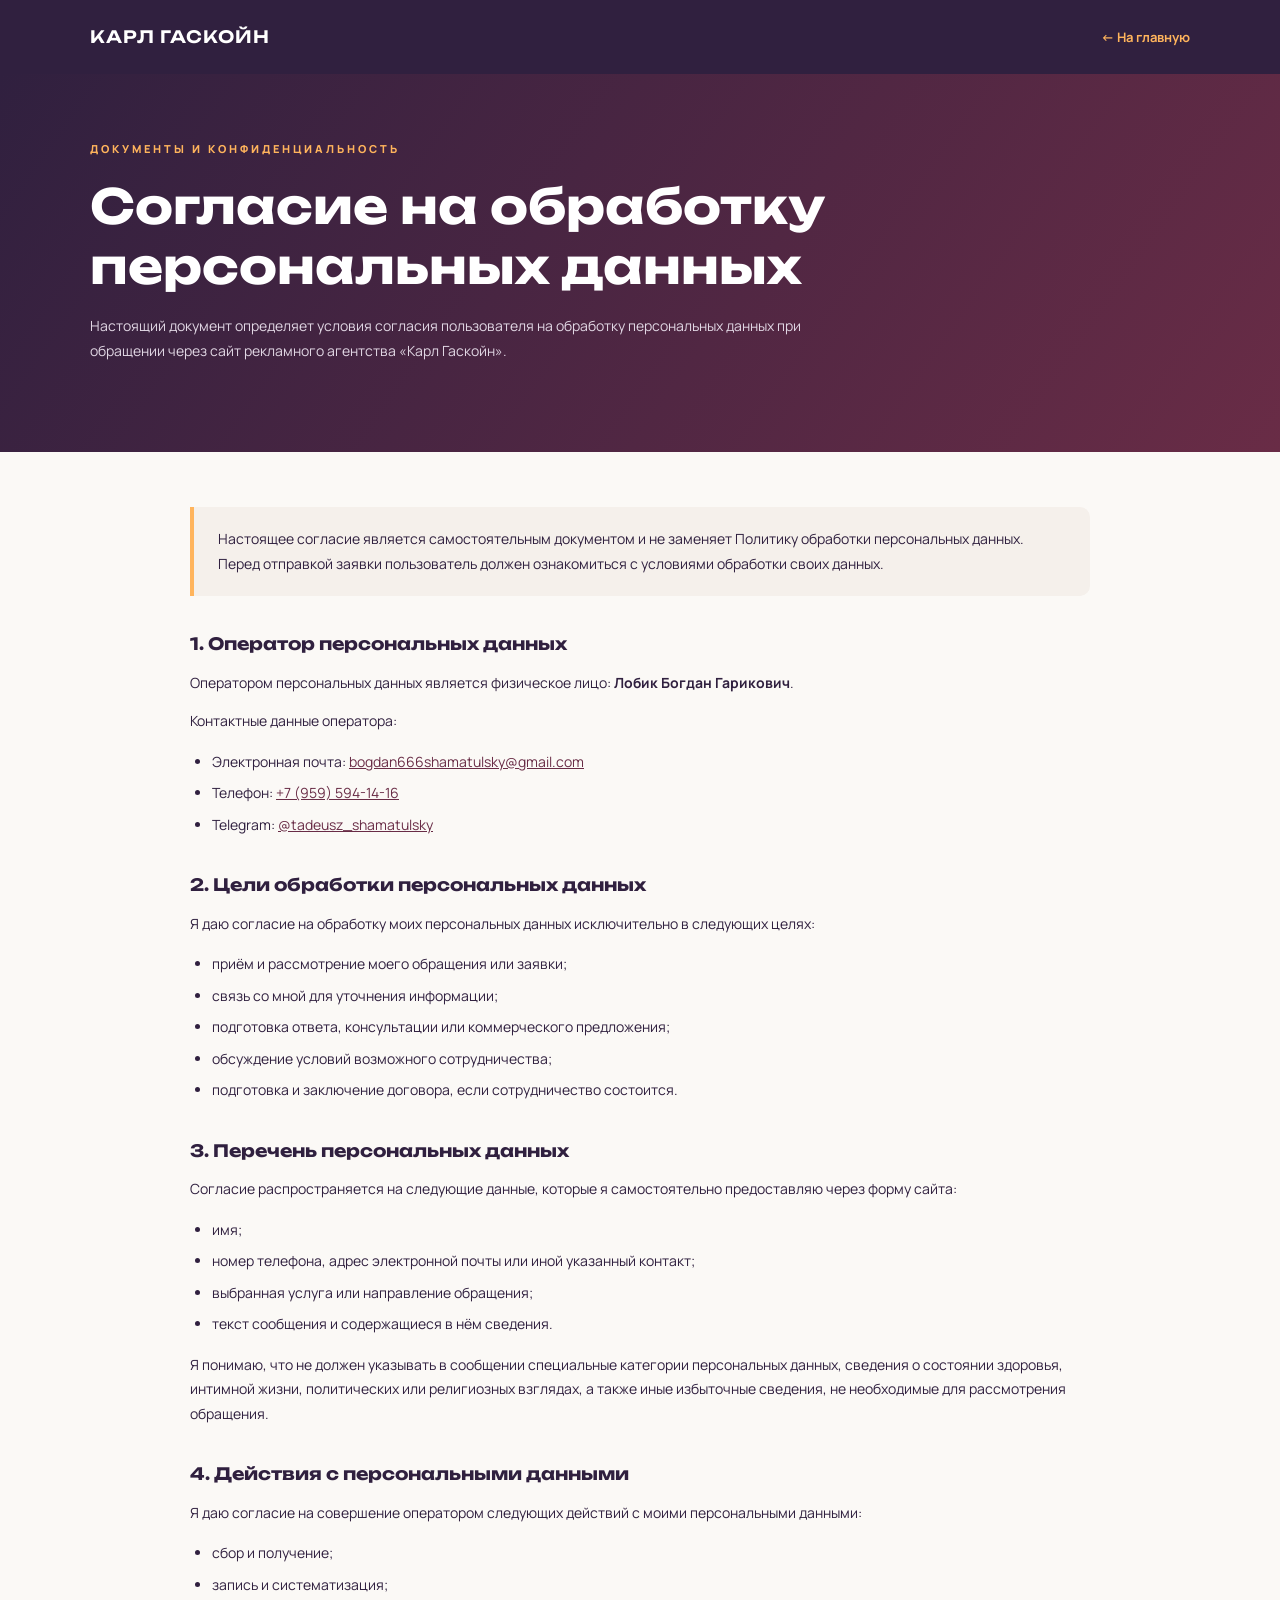
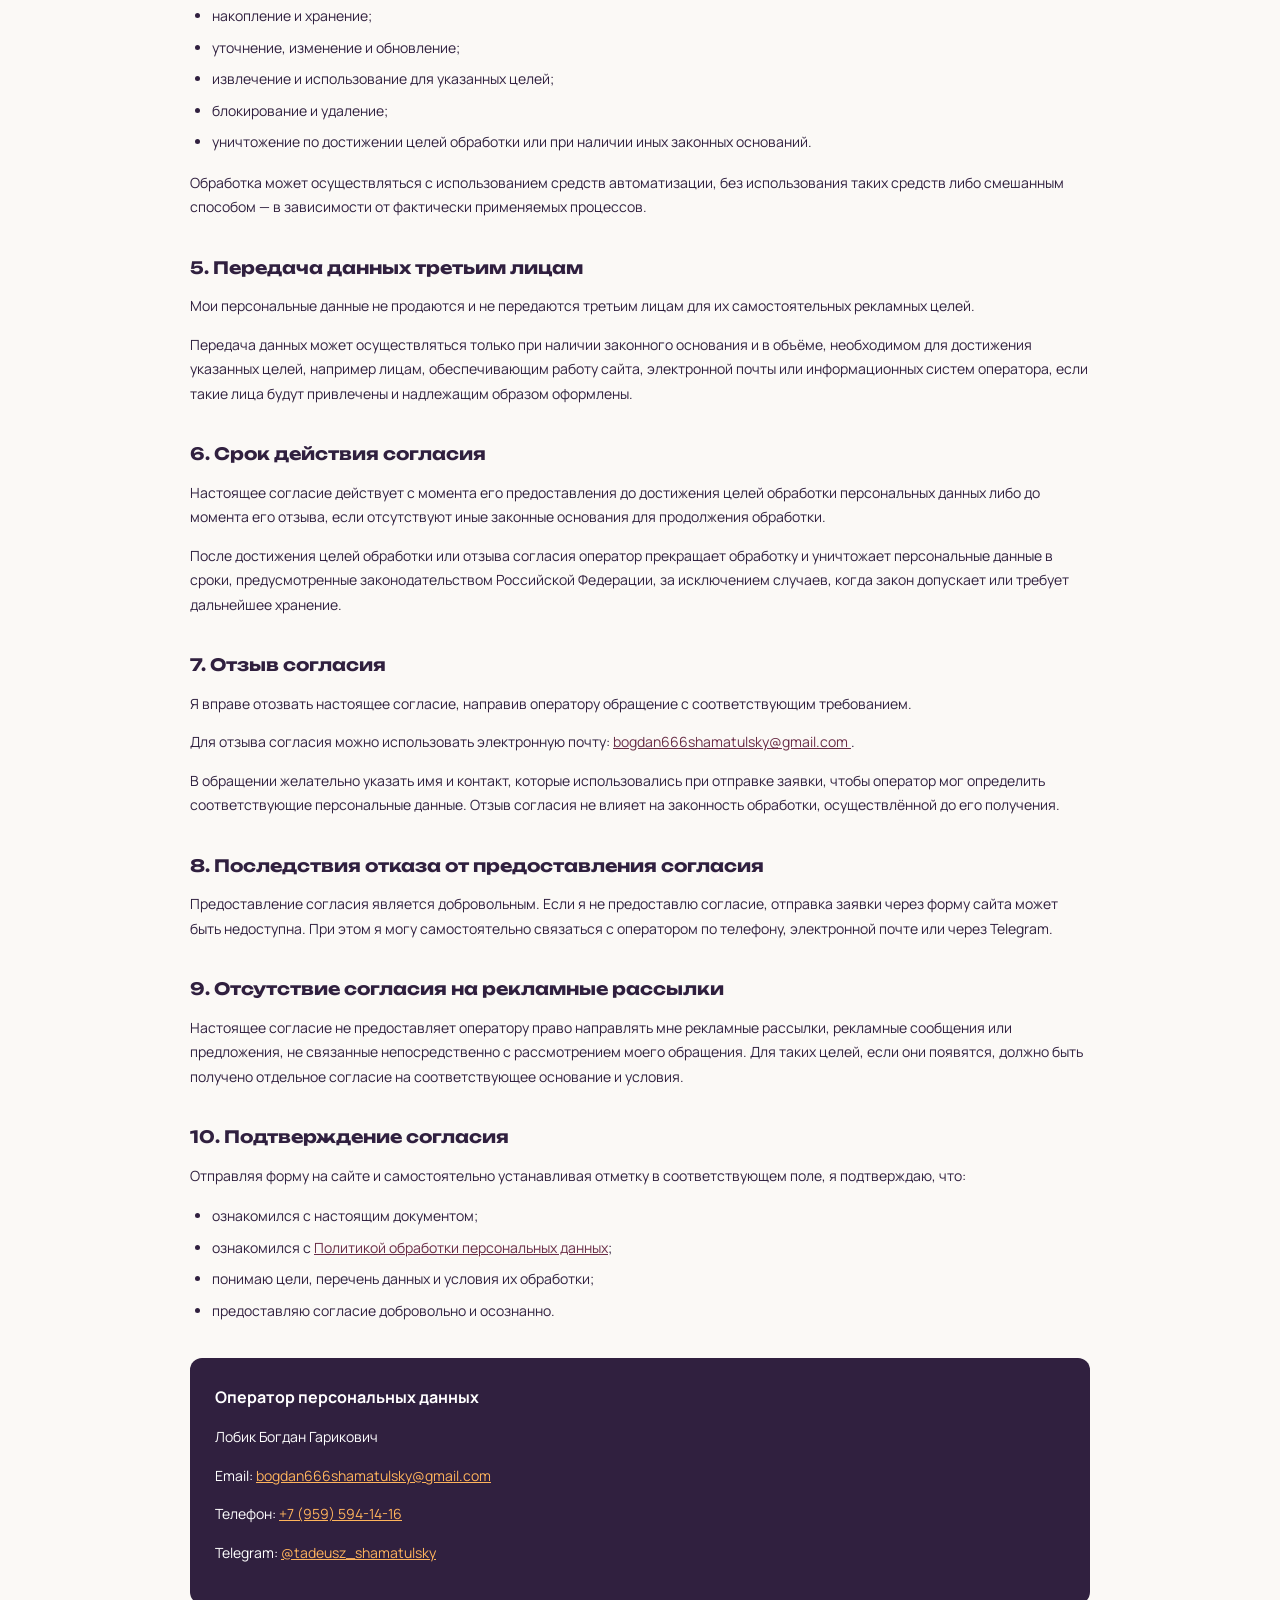
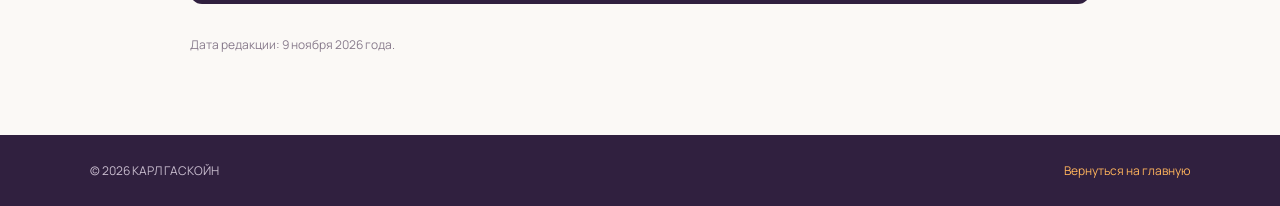
<file: consent.html>
<!DOCTYPE html>
<html lang="ru">
<head>
  <meta charset="UTF-8">
  <meta name="viewport" content="width=device-width, initial-scale=1.0">
  <meta name="robots" content="noindex, follow">
  <title>Согласие на обработку персональных данных — Карл Гаскойн</title>
  <link rel="preconnect" href="https://fonts.googleapis.com">
  <link rel="preconnect" href="https://fonts.gstatic.com" crossorigin>
  <link href="https://fonts.googleapis.com/css2?family=Manrope:wght@400;500;600;700;800&family=Unbounded:wght@400;500;600;700&display=swap" rel="stylesheet">

  <style>
    :root {
      --plum: #30203F;
      --wine: #692C46;
      --orange: #FFB45C;
      --cream: #F5F0EB;
      --paper: #FBF9F6;
      --ink: #30203F;
    }

    * { box-sizing: border-box; }

    body {
      margin: 0;
      background: var(--paper);
      color: var(--ink);
      font-family: 'Manrope', sans-serif;
      line-height: 1.75;
    }

    a { color: var(--wine); }

    .header {
      background: var(--plum);
      padding: 22px 7%;
      display: flex;
      align-items: center;
      justify-content: space-between;
      gap: 20px;
    }

    .brand {
      color: white;
      font-family: 'Unbounded', sans-serif;
      font-size: 17px;
      font-weight: 600;
      text-decoration: none;
      letter-spacing: 1px;
    }

    .back {
      color: var(--orange);
      text-decoration: none;
      font-size: 13px;
      font-weight: 700;
    }

    .hero {
      background: linear-gradient(125deg, var(--plum), var(--wine));
      color: white;
      padding: 65px 7% 75px;
    }

    .eyebrow {
      color: var(--orange);
      font-size: 11px;
      font-weight: 800;
      letter-spacing: 3px;
      text-transform: uppercase;
    }

    h1 {
      max-width: 900px;
      margin: 18px 0;
      font-family: 'Unbounded', sans-serif;
      font-size: clamp(27px, 5vw, 48px);
      line-height: 1.25;
    }

    .hero p {
      max-width: 720px;
      color: #e1d7e4;
      font-size: 14px;
    }

    main {
      width: min(900px, 86%);
      margin: 55px auto 80px;
    }

    .notice {
      background: var(--cream);
      border-left: 4px solid var(--orange);
      padding: 20px 24px;
      margin-bottom: 35px;
      border-radius: 0 10px 10px 0;
      font-size: 14px;
    }

    h2 {
      margin: 35px 0 12px;
      font-family: 'Unbounded', sans-serif;
      font-size: 17px;
      line-height: 1.5;
    }

    p, li { font-size: 14px; }

    ul { padding-left: 22px; }

    li { margin-bottom: 7px; }

    .contacts {
      background: var(--plum);
      color: white;
      padding: 25px;
      border-radius: 12px;
      margin-top: 35px;
    }

    .contacts a { color: var(--orange); }

    .footer {
      background: var(--plum);
      color: #c9bdcf;
      padding: 25px 7%;
      display: flex;
      justify-content: space-between;
      flex-wrap: wrap;
      gap: 15px;
      font-size: 12px;
    }

    .footer a {
      color: var(--orange);
      text-decoration: none;
    }

    @media (max-width: 600px) {
      .header { padding: 18px 6%; }
      .hero { padding: 48px 6%; }
      main { width: 88%; margin: 35px auto 55px; }
      .footer { padding: 22px 6%; }
    }
  </style>
</head>

<body>

  <header class="header">
    <a href="index.html" class="brand">КАРЛ ГАСКОЙН</a>
    <a href="index.html" class="back">← На главную</a>
  </header>

  <section class="hero">
    <div class="eyebrow">Документы и конфиденциальность</div>
    <h1>Согласие на обработку персональных данных</h1>
    <p>
      Настоящий документ определяет условия согласия пользователя
      на обработку персональных данных при обращении через сайт
      рекламного агентства «Карл Гаскойн».
    </p>
  </section>

  <main>

    <div class="notice">
      Настоящее согласие является самостоятельным документом и не заменяет
      Политику обработки персональных данных. Перед отправкой заявки
      пользователь должен ознакомиться с условиями обработки своих данных.
    </div>

    <h2>1. Оператор персональных данных</h2>
    <p>
      Оператором персональных данных является физическое лицо:
      <strong>Лобик Богдан Гарикович</strong>.
    </p>
    <p>
      Контактные данные оператора:
    </p>
    <ul>
      <li>Электронная почта:
        <a href="mailto:bogdan666shamatulsky@gmail.com">
          bogdan666shamatulsky@gmail.com
        </a>
      </li>
      <li>Телефон:
        <a href="tel:+79595941416">+7 (959) 594-14-16</a>
      </li>
      <li>Telegram:
        <a href="https://t.me/tadeusz_shamatulsky" target="_blank" rel="noopener noreferrer">
          @tadeusz_shamatulsky
        </a>
      </li>
    </ul>

    <h2>2. Цели обработки персональных данных</h2>
    <p>
      Я даю согласие на обработку моих персональных данных исключительно
      в следующих целях:
    </p>
    <ul>
      <li>приём и рассмотрение моего обращения или заявки;</li>
      <li>связь со мной для уточнения информации;</li>
      <li>подготовка ответа, консультации или коммерческого предложения;</li>
      <li>обсуждение условий возможного сотрудничества;</li>
      <li>подготовка и заключение договора, если сотрудничество состоится.</li>
    </ul>

    <h2>3. Перечень персональных данных</h2>
    <p>
      Согласие распространяется на следующие данные, которые я самостоятельно
      предоставляю через форму сайта:
    </p>
    <ul>
      <li>имя;</li>
      <li>номер телефона, адрес электронной почты или иной указанный контакт;</li>
      <li>выбранная услуга или направление обращения;</li>
      <li>текст сообщения и содержащиеся в нём сведения.</li>
    </ul>
    <p>
      Я понимаю, что не должен указывать в сообщении специальные категории
      персональных данных, сведения о состоянии здоровья, интимной жизни,
      политических или религиозных взглядах, а также иные избыточные сведения,
      не необходимые для рассмотрения обращения.
    </p>

    <h2>4. Действия с персональными данными</h2>
    <p>
      Я даю согласие на совершение оператором следующих действий с моими
      персональными данными:
    </p>
    <ul>
      <li>сбор и получение;</li>
      <li>запись и систематизация;</li>
      <li>накопление и хранение;</li>
      <li>уточнение, изменение и обновление;</li>
      <li>извлечение и использование для указанных целей;</li>
      <li>блокирование и удаление;</li>
      <li>уничтожение по достижении целей обработки или при наличии иных законных оснований.</li>
    </ul>
    <p>
      Обработка может осуществляться с использованием средств автоматизации,
      без использования таких средств либо смешанным способом — в зависимости
      от фактически применяемых процессов.
    </p>

    <h2>5. Передача данных третьим лицам</h2>
    <p>
      Мои персональные данные не продаются и не передаются третьим лицам
      для их самостоятельных рекламных целей.
    </p>
    <p>
      Передача данных может осуществляться только при наличии законного
      основания и в объёме, необходимом для достижения указанных целей,
      например лицам, обеспечивающим работу сайта, электронной почты
      или информационных систем оператора, если такие лица будут привлечены
      и надлежащим образом оформлены.
    </p>

    <h2>6. Срок действия согласия</h2>
    <p>
      Настоящее согласие действует с момента его предоставления до достижения
      целей обработки персональных данных либо до момента его отзыва,
      если отсутствуют иные законные основания для продолжения обработки.
    </p>
    <p>
      После достижения целей обработки или отзыва согласия оператор прекращает
      обработку и уничтожает персональные данные в сроки, предусмотренные
      законодательством Российской Федерации, за исключением случаев,
      когда закон допускает или требует дальнейшее хранение.
    </p>

    <h2>7. Отзыв согласия</h2>
    <p>
      Я вправе отозвать настоящее согласие, направив оператору обращение
      с соответствующим требованием.
    </p>
    <p>
      Для отзыва согласия можно использовать электронную почту:
      <a href="mailto:bogdan666shamatulsky@gmail.com">
        bogdan666shamatulsky@gmail.com
      </a>.
    </p>
    <p>
      В обращении желательно указать имя и контакт, которые использовались
      при отправке заявки, чтобы оператор мог определить соответствующие
      персональные данные. Отзыв согласия не влияет на законность обработки,
      осуществлённой до его получения.
    </p>

    <h2>8. Последствия отказа от предоставления согласия</h2>
    <p>
      Предоставление согласия является добровольным. Если я не предоставлю
      согласие, отправка заявки через форму сайта может быть недоступна.
      При этом я могу самостоятельно связаться с оператором по телефону,
      электронной почте или через Telegram.
    </p>

    <h2>9. Отсутствие согласия на рекламные рассылки</h2>
    <p>
      Настоящее согласие не предоставляет оператору право направлять мне
      рекламные рассылки, рекламные сообщения или предложения, не связанные
      непосредственно с рассмотрением моего обращения.
      Для таких целей, если они появятся, должно быть получено отдельное
      согласие на соответствующее основание и условия.
    </p>

    <h2>10. Подтверждение согласия</h2>
    <p>
      Отправляя форму на сайте и самостоятельно устанавливая отметку
      в соответствующем поле, я подтверждаю, что:
    </p>
    <ul>
      <li>ознакомился с настоящим документом;</li>
      <li>ознакомился с
        <a href="privacy.html">Политикой обработки персональных данных</a>;
      </li>
      <li>понимаю цели, перечень данных и условия их обработки;</li>
      <li>предоставляю согласие добровольно и осознанно.</li>
    </ul>

    <div class="contacts">
      <strong>Оператор персональных данных</strong>
      <p>Лобик Богдан Гарикович</p>
      <p>Email:
        <a href="mailto:bogdan666shamatulsky@gmail.com">
          bogdan666shamatulsky@gmail.com
        </a>
      </p>
      <p>Телефон:
        <a href="tel:+79595941416">+7 (959) 594-14-16</a>
      </p>
      <p>Telegram:
        <a href="https://t.me/tadeusz_shamatulsky">
          @tadeusz_shamatulsky
        </a>
      </p>
    </div>

    <p style="margin-top:30px; color:#887b8c; font-size:12px;">
      Дата редакции: 9 ноября 2026 года.
    </p>

  </main>

  <footer class="footer">
    <span>© 2026 КАРЛ ГАСКОЙН</span>
    <a href="index.html">Вернуться на главную</a>
  </footer>

</body>
</html>
</file>
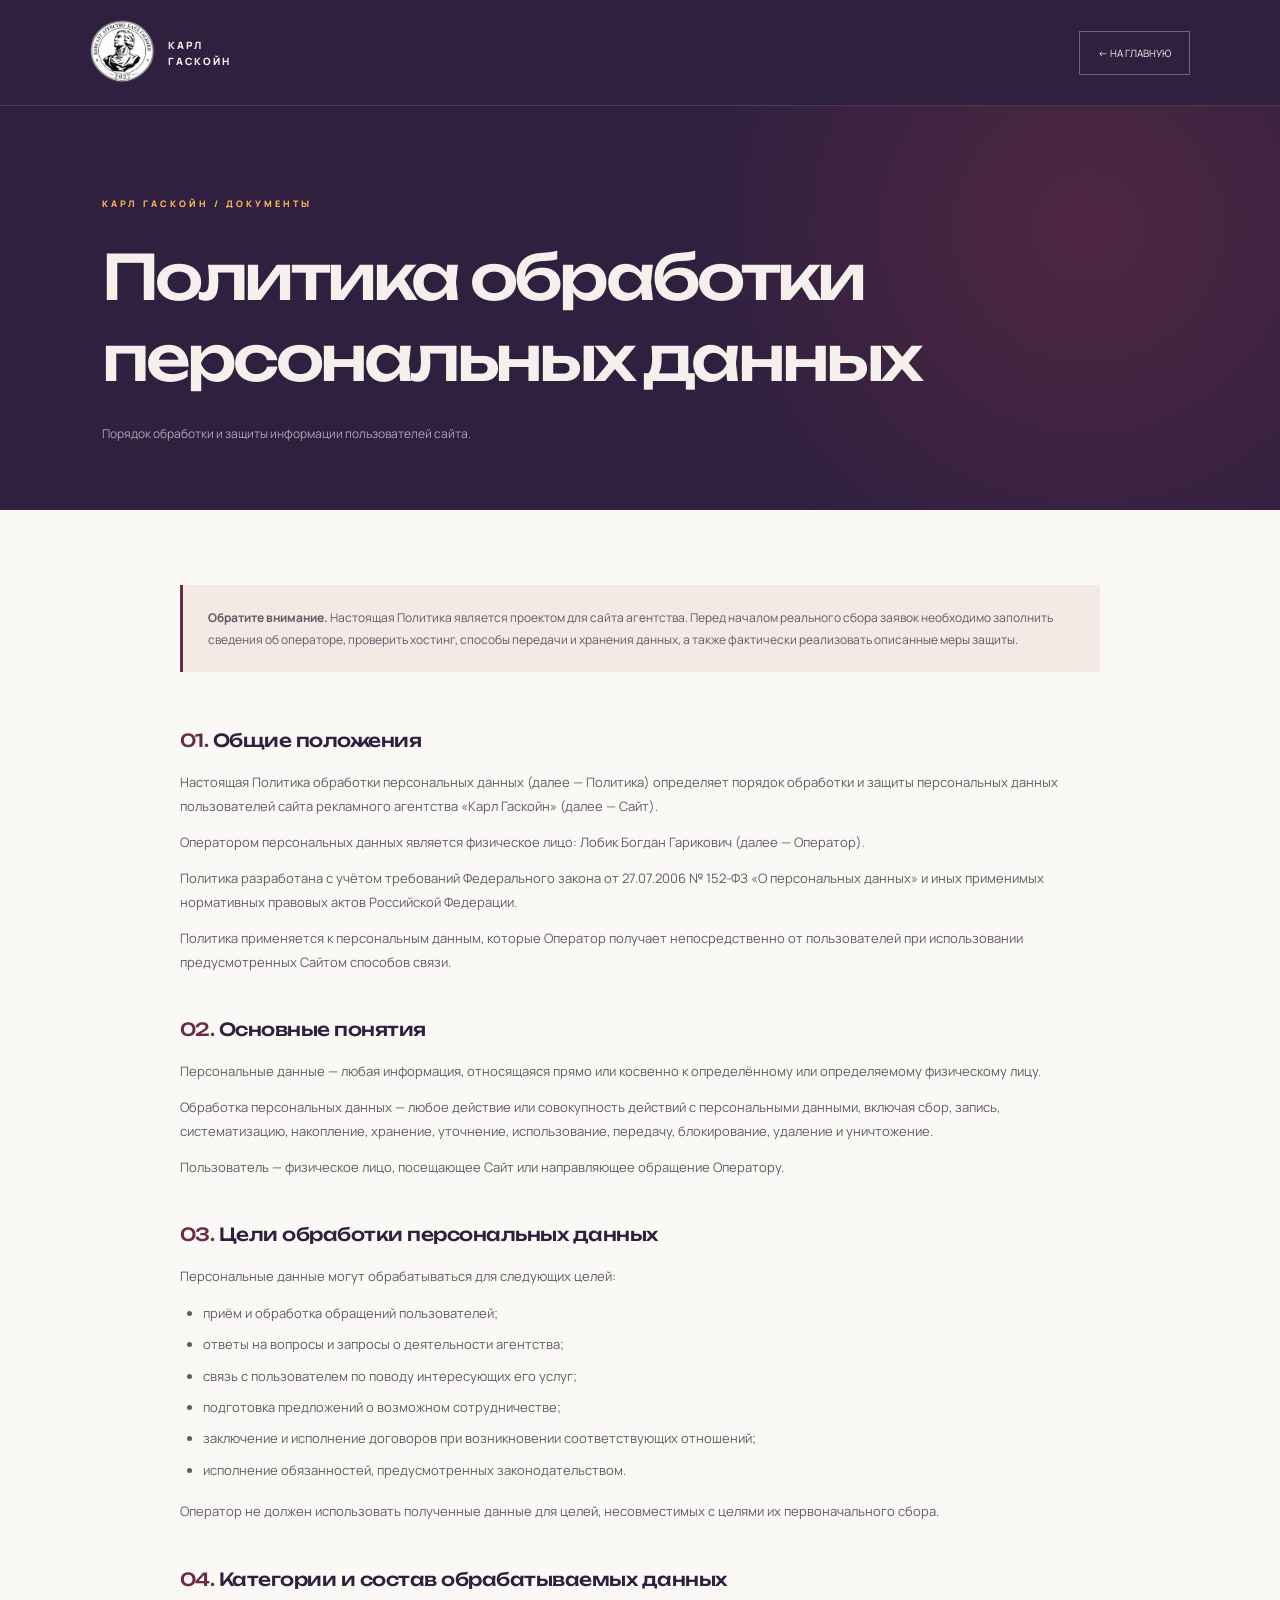
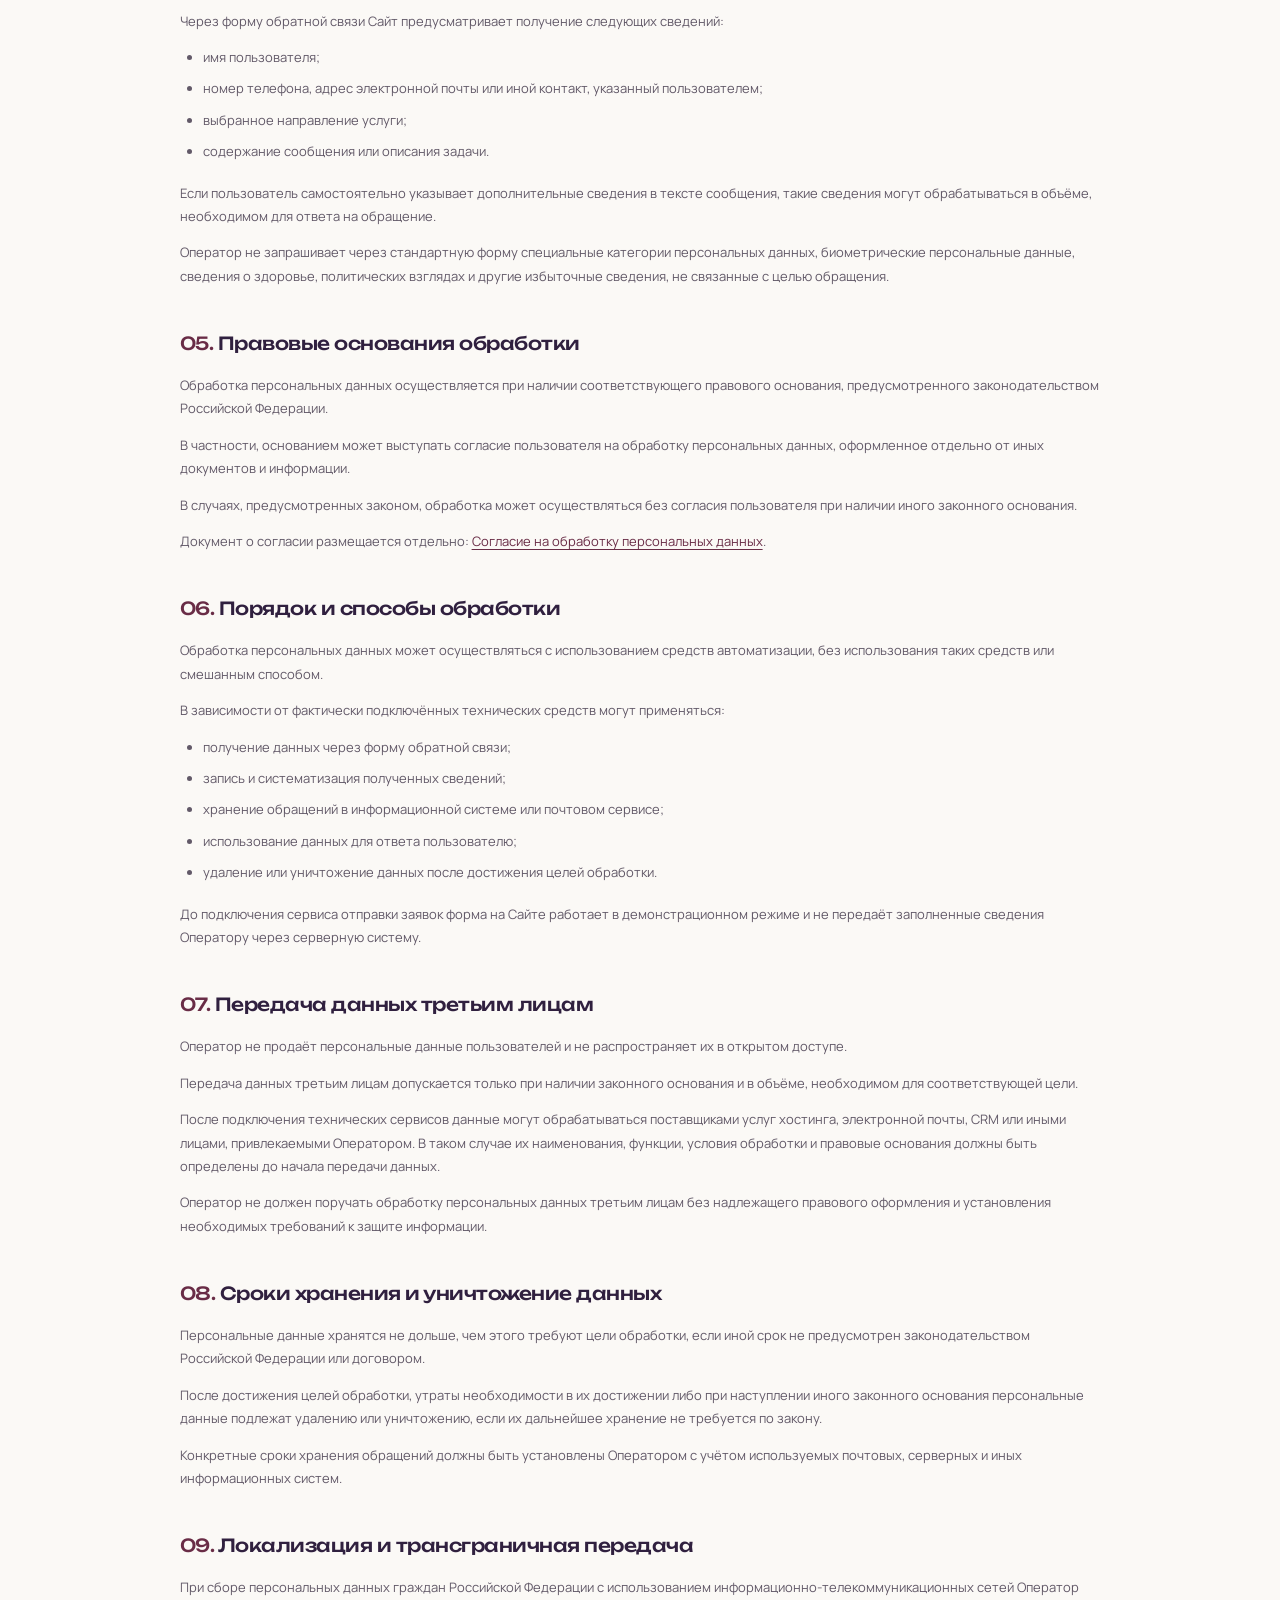
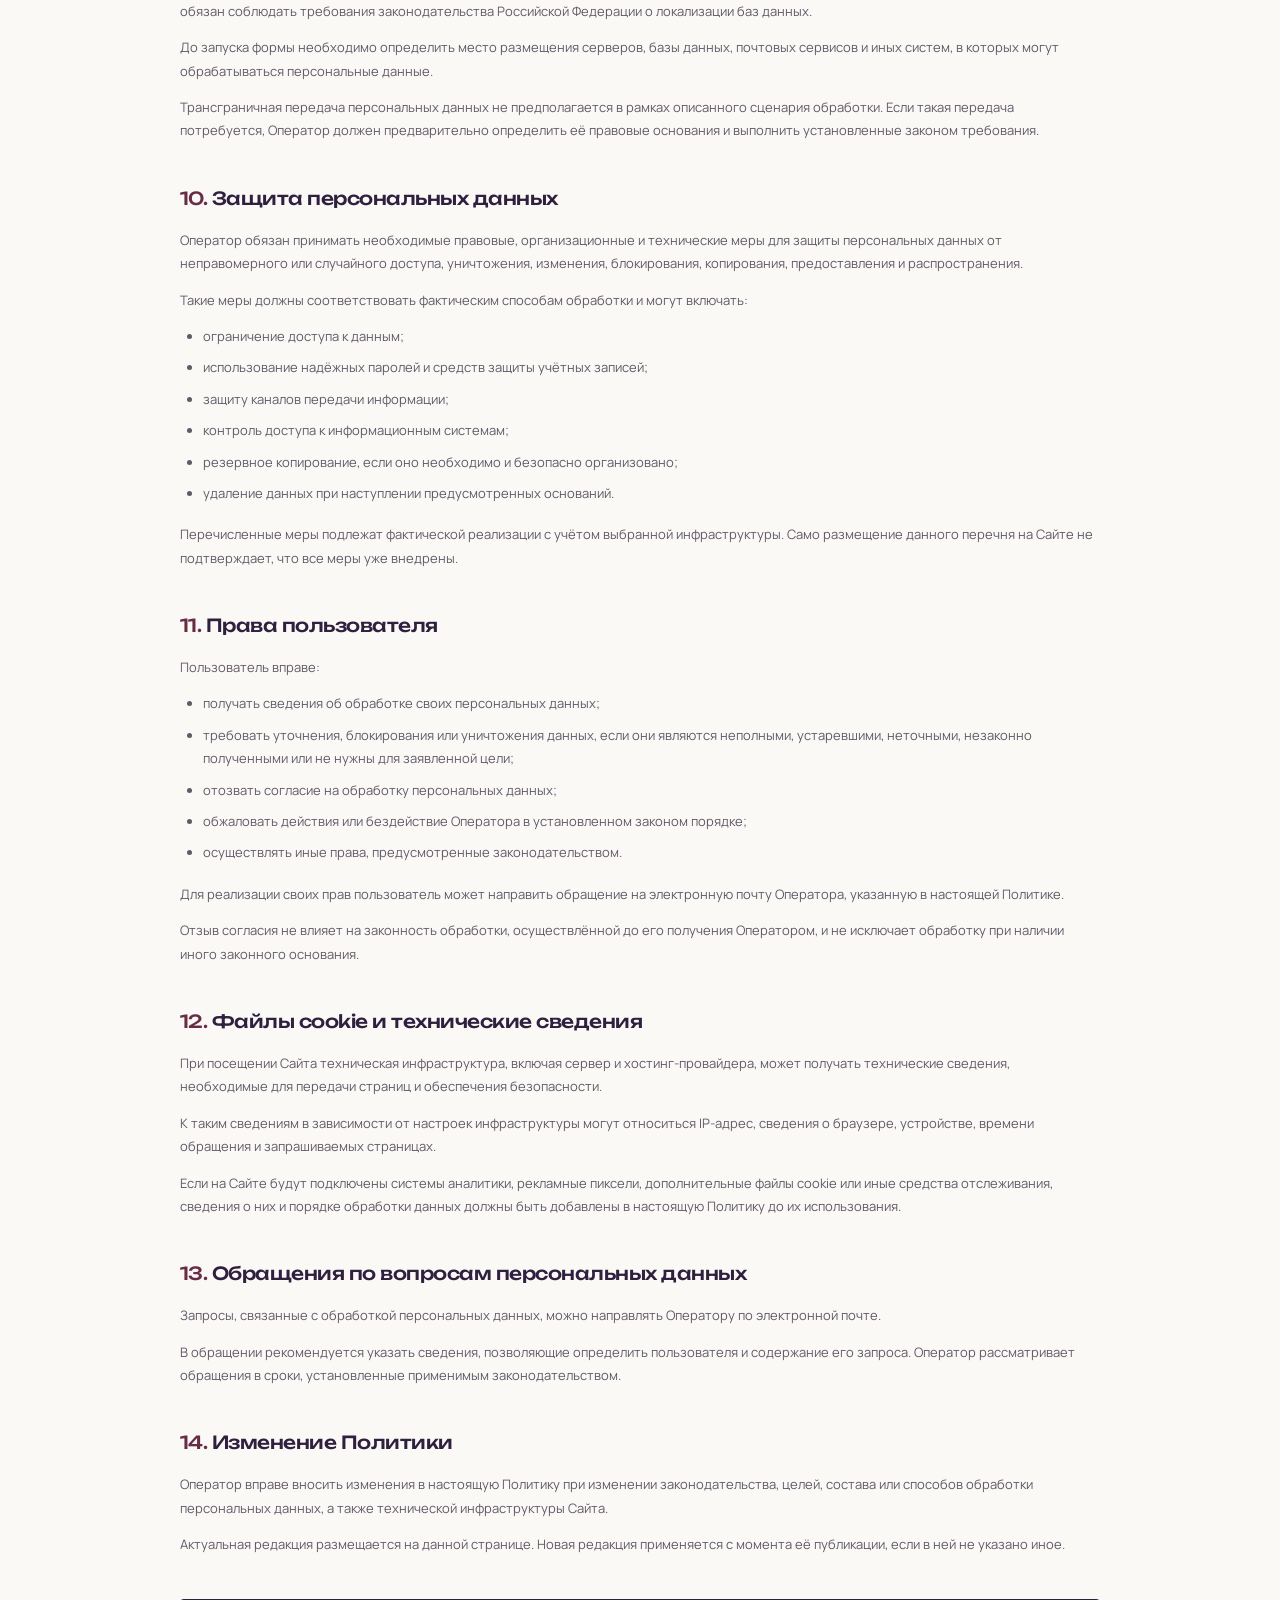
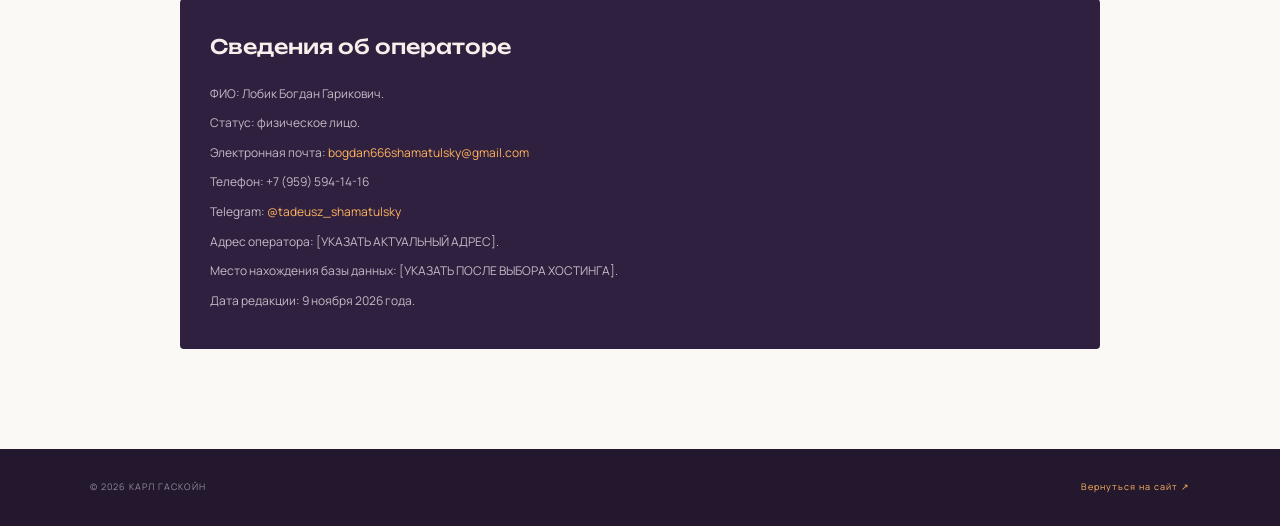
<file: privacy.html>
<!DOCTYPE html>
<html lang="ru">
<head>
  <meta charset="UTF-8">
  <meta name="viewport" content="width=device-width, initial-scale=1.0">
  <meta name="theme-color" content="#30203F">

  <meta name="description" content="Политика обработки персональных данных рекламного агентства Карл Гаскойн.">
  <title>Политика обработки персональных данных — Карл Гаскойн</title>

  <link rel="preconnect" href="https://fonts.googleapis.com">
  <link rel="preconnect" href="https://fonts.gstatic.com" crossorigin>
  <link href="https://fonts.googleapis.com/css2?family=Manrope:wght@400;500;600;700;800&family=Unbounded:wght@400;500;600;700&display=swap" rel="stylesheet">

  <style>
    :root {
      --plum: #30203F;
      --wine: #692C46;
      --orange: #FFB45C;
      --cream: #F5F0EB;
      --paper: #FBF9F6;
      --muted: #8C8490;
    }

    * {
      margin: 0;
      padding: 0;
      box-sizing: border-box;
    }

    html {
      scroll-behavior: smooth;
    }

    body {
      font-family: "Manrope", sans-serif;
      background: var(--paper);
      color: var(--plum);
      line-height: 1.8;
    }

    a {
      color: inherit;
      text-decoration: none;
    }

    .legal-header {
      min-height: 90px;
      padding: 20px 7%;
      display: flex;
      align-items: center;
      justify-content: space-between;
      gap: 20px;
      background: var(--plum);
      color: var(--cream);
      border-bottom: 1px solid rgba(255,255,255,.12);
    }

    .brand {
      display: flex;
      align-items: center;
      gap: 13px;
    }

    .brand img {
      width: 65px;
      height: 65px;
      object-fit: contain;
    }

    .brand span {
      font-size: 10px;
      font-weight: 800;
      letter-spacing: 2px;
      line-height: 1.6;
    }

    .back-link {
      padding: 12px 18px;
      border: 1px solid rgba(255,255,255,.3);
      font-size: 10px;
      transition: .3s;
    }

    .back-link:hover {
      background: var(--orange);
      color: var(--plum);
      border-color: var(--orange);
    }

    .legal-hero {
      padding: 90px 8% 65px;
      background:
        radial-gradient(circle at 85% 30%, rgba(105,44,70,.55), transparent 35%),
        var(--plum);
      color: var(--cream);
    }

    .eyebrow {
      color: var(--orange);
      font-size: 9px;
      letter-spacing: 3px;
      font-weight: 800;
    }

    .legal-hero h1 {
      max-width: 950px;
      margin-top: 25px;
      font-family: "Unbounded", sans-serif;
      font-size: clamp(30px, 5.5vw, 62px);
      font-weight: 500;
      line-height: 1.3;
      letter-spacing: -.06em;
    }

    .legal-hero p {
      margin-top: 25px;
      color: rgba(255,255,255,.6);
      font-size: 12px;
    }

    .legal-layout {
      max-width: 1100px;
      margin: 0 auto;
      padding: 75px 7% 100px;
    }

    .legal-warning {
      padding: 22px 25px;
      margin-bottom: 55px;
      background: #F3E9E5;
      border-left: 3px solid var(--wine);
      font-size: 12px;
      color: #665768;
    }

    .legal-section {
      margin-bottom: 42px;
    }

    .legal-section h2 {
      margin-bottom: 17px;
      font-family: "Unbounded", sans-serif;
      font-size: 18px;
      line-height: 1.5;
      font-weight: 500;
      letter-spacing: -.5px;
    }

    .legal-section h2 span {
      color: var(--wine);
    }

    .legal-section p {
      margin-bottom: 13px;
      color: #625968;
      font-size: 13px;
    }

    .legal-section ul {
      padding-left: 23px;
      margin: 12px 0 18px;
      color: #625968;
      font-size: 13px;
    }

    .legal-section li {
      margin-bottom: 8px;
    }

    .legal-section a {
      color: var(--wine);
      text-decoration: underline;
      text-underline-offset: 3px;
    }

    .legal-contact {
      padding: 30px;
      background: var(--plum);
      color: var(--cream);
      border-radius: 4px;
    }

    .legal-contact h2 {
      font-family: "Unbounded", sans-serif;
      font-size: 20px;
      font-weight: 500;
      margin-bottom: 18px;
    }

    .legal-contact p {
      color: rgba(255,255,255,.7);
      font-size: 12px;
      margin-bottom: 8px;
    }

    .legal-contact a {
      color: var(--orange);
    }

    .legal-footer {
      padding: 30px 7%;
      background: #24182E;
      color: rgba(255,255,255,.5);
      display: flex;
      justify-content: space-between;
      flex-wrap: wrap;
      gap: 15px;
      font-size: 9px;
      letter-spacing: 1px;
    }

    .legal-footer a {
      color: var(--orange);
    }

    @media (max-width: 600px) {
      .legal-header {
        padding: 15px 5%;
      }

      .brand img {
        width: 50px;
        height: 50px;
      }

      .brand span {
        font-size: 8px;
      }

      .back-link {
        padding: 10px;
        font-size: 8px;
      }

      .legal-hero {
        padding: 65px 6%;
      }

      .legal-layout {
        padding: 50px 6% 70px;
      }

      .legal-section h2 {
        font-size: 16px;
      }

      .legal-section p,
      .legal-section ul {
        font-size: 12px;
      }
    }
  </style>
</head>

<body>

  <header class="legal-header">
    <a href="index.html" class="brand">
      <img src="logo.png" alt="Логотип Карл Гаскойн">
      <span>КАРЛ<br>ГАСКОЙН</span>
    </a>

    <a href="index.html" class="back-link">← НА ГЛАВНУЮ</a>
  </header>

  <section class="legal-hero">
    <div class="eyebrow">КАРЛ ГАСКОЙН / ДОКУМЕНТЫ</div>
    <h1>Политика обработки персональных данных</h1>
    <p>Порядок обработки и защиты информации пользователей сайта.</p>
  </section>

  <main class="legal-layout">

    <div class="legal-warning">
      <strong>Обратите внимание.</strong>
      Настоящая Политика является проектом для сайта агентства.
      Перед началом реального сбора заявок необходимо заполнить сведения
      об операторе, проверить хостинг, способы передачи и хранения данных,
      а также фактически реализовать описанные меры защиты.
    </div>

    <section class="legal-section">
      <h2><span>01.</span> Общие положения</h2>

      <p>
        Настоящая Политика обработки персональных данных (далее — Политика)
        определяет порядок обработки и защиты персональных данных
        пользователей сайта рекламного агентства «Карл Гаскойн»
        (далее — Сайт).
      </p>

      <p>
        Оператором персональных данных является физическое лицо:
        Лобик Богдан Гарикович (далее — Оператор).
      </p>

      <p>
        Политика разработана с учётом требований Федерального закона
        от 27.07.2006 № 152-ФЗ «О персональных данных» и иных применимых
        нормативных правовых актов Российской Федерации.
      </p>

      <p>
        Политика применяется к персональным данным, которые Оператор
        получает непосредственно от пользователей при использовании
        предусмотренных Сайтом способов связи.
      </p>
    </section>

    <section class="legal-section">
      <h2><span>02.</span> Основные понятия</h2>

      <p>
        Персональные данные — любая информация, относящаяся прямо
        или косвенно к определённому или определяемому физическому лицу.
      </p>

      <p>
        Обработка персональных данных — любое действие или совокупность
        действий с персональными данными, включая сбор, запись, систематизацию,
        накопление, хранение, уточнение, использование, передачу,
        блокирование, удаление и уничтожение.
      </p>

      <p>
        Пользователь — физическое лицо, посещающее Сайт или направляющее
        обращение Оператору.
      </p>
    </section>

    <section class="legal-section">
      <h2><span>03.</span> Цели обработки персональных данных</h2>

      <p>Персональные данные могут обрабатываться для следующих целей:</p>

      <ul>
        <li>приём и обработка обращений пользователей;</li>
        <li>ответы на вопросы и запросы о деятельности агентства;</li>
        <li>связь с пользователем по поводу интересующих его услуг;</li>
        <li>подготовка предложений о возможном сотрудничестве;</li>
        <li>заключение и исполнение договоров при возникновении соответствующих отношений;</li>
        <li>исполнение обязанностей, предусмотренных законодательством.</li>
      </ul>

      <p>
        Оператор не должен использовать полученные данные для целей,
        несовместимых с целями их первоначального сбора.
      </p>
    </section>

    <section class="legal-section">
      <h2><span>04.</span> Категории и состав обрабатываемых данных</h2>

      <p>
        Через форму обратной связи Сайт предусматривает получение
        следующих сведений:
      </p>

      <ul>
        <li>имя пользователя;</li>
        <li>номер телефона, адрес электронной почты или иной контакт,
            указанный пользователем;</li>
        <li>выбранное направление услуги;</li>
        <li>содержание сообщения или описания задачи.</li>
      </ul>

      <p>
        Если пользователь самостоятельно указывает дополнительные сведения
        в тексте сообщения, такие сведения могут обрабатываться в объёме,
        необходимом для ответа на обращение.
      </p>

      <p>
        Оператор не запрашивает через стандартную форму специальные категории
        персональных данных, биометрические персональные данные,
        сведения о здоровье, политических взглядах и другие избыточные
        сведения, не связанные с целью обращения.
      </p>
    </section>

    <section class="legal-section">
      <h2><span>05.</span> Правовые основания обработки</h2>

      <p>
        Обработка персональных данных осуществляется при наличии
        соответствующего правового основания, предусмотренного
        законодательством Российской Федерации.
      </p>

      <p>
        В частности, основанием может выступать согласие пользователя
        на обработку персональных данных, оформленное отдельно от иных
        документов и информации.
      </p>

      <p>
        В случаях, предусмотренных законом, обработка может осуществляться
        без согласия пользователя при наличии иного законного основания.
      </p>

      <p>
        Документ о согласии размещается отдельно:
        <a href="consent.html">Согласие на обработку персональных данных</a>.
      </p>
    </section>

    <section class="legal-section">
      <h2><span>06.</span> Порядок и способы обработки</h2>

      <p>
        Обработка персональных данных может осуществляться с использованием
        средств автоматизации, без использования таких средств
        или смешанным способом.
      </p>

      <p>В зависимости от фактически подключённых технических средств могут применяться:</p>

      <ul>
        <li>получение данных через форму обратной связи;</li>
        <li>запись и систематизация полученных сведений;</li>
        <li>хранение обращений в информационной системе или почтовом сервисе;</li>
        <li>использование данных для ответа пользователю;</li>
        <li>удаление или уничтожение данных после достижения целей обработки.</li>
      </ul>

      <p>
        До подключения сервиса отправки заявок форма на Сайте работает
        в демонстрационном режиме и не передаёт заполненные сведения
        Оператору через серверную систему.
      </p>
    </section>

    <section class="legal-section">
      <h2><span>07.</span> Передача данных третьим лицам</h2>

      <p>
        Оператор не продаёт персональные данные пользователей
        и не распространяет их в открытом доступе.
      </p>

      <p>
        Передача данных третьим лицам допускается только при наличии
        законного основания и в объёме, необходимом для соответствующей цели.
      </p>

      <p>
        После подключения технических сервисов данные могут обрабатываться
        поставщиками услуг хостинга, электронной почты, CRM или иными
        лицами, привлекаемыми Оператором. В таком случае их наименования,
        функции, условия обработки и правовые основания должны быть
        определены до начала передачи данных.
      </p>

      <p>
        Оператор не должен поручать обработку персональных данных третьим
        лицам без надлежащего правового оформления и установления
        необходимых требований к защите информации.
      </p>
    </section>

    <section class="legal-section">
      <h2><span>08.</span> Сроки хранения и уничтожение данных</h2>

      <p>
        Персональные данные хранятся не дольше, чем этого требуют цели
        обработки, если иной срок не предусмотрен законодательством
        Российской Федерации или договором.
      </p>

      <p>
        После достижения целей обработки, утраты необходимости в их
        достижении либо при наступлении иного законного основания
        персональные данные подлежат удалению или уничтожению,
        если их дальнейшее хранение не требуется по закону.
      </p>

      <p>
        Конкретные сроки хранения обращений должны быть установлены
        Оператором с учётом используемых почтовых, серверных и иных
        информационных систем.
      </p>
    </section>

    <section class="legal-section">
      <h2><span>09.</span> Локализация и трансграничная передача</h2>

      <p>
        При сборе персональных данных граждан Российской Федерации
        с использованием информационно-телекоммуникационных сетей
        Оператор обязан соблюдать требования законодательства
        Российской Федерации о локализации баз данных.
      </p>

      <p>
        До запуска формы необходимо определить место размещения серверов,
        базы данных, почтовых сервисов и иных систем, в которых могут
        обрабатываться персональные данные.
      </p>

      <p>
        Трансграничная передача персональных данных не предполагается
        в рамках описанного сценария обработки. Если такая передача
        потребуется, Оператор должен предварительно определить её
        правовые основания и выполнить установленные законом требования.
      </p>
    </section>

    <section class="legal-section">
      <h2><span>10.</span> Защита персональных данных</h2>

      <p>
        Оператор обязан принимать необходимые правовые, организационные
        и технические меры для защиты персональных данных от неправомерного
        или случайного доступа, уничтожения, изменения, блокирования,
        копирования, предоставления и распространения.
      </p>

      <p>Такие меры должны соответствовать фактическим способам обработки и могут включать:</p>

      <ul>
        <li>ограничение доступа к данным;</li>
        <li>использование надёжных паролей и средств защиты учётных записей;</li>
        <li>защиту каналов передачи информации;</li>
        <li>контроль доступа к информационным системам;</li>
        <li>резервное копирование, если оно необходимо и безопасно организовано;</li>
        <li>удаление данных при наступлении предусмотренных оснований.</li>
      </ul>

      <p>
        Перечисленные меры подлежат фактической реализации с учётом
        выбранной инфраструктуры. Само размещение данного перечня
        на Сайте не подтверждает, что все меры уже внедрены.
      </p>
    </section>

    <section class="legal-section">
      <h2><span>11.</span> Права пользователя</h2>

      <p>Пользователь вправе:</p>

      <ul>
        <li>получать сведения об обработке своих персональных данных;</li>
        <li>требовать уточнения, блокирования или уничтожения данных,
            если они являются неполными, устаревшими, неточными,
            незаконно полученными или не нужны для заявленной цели;</li>
        <li>отозвать согласие на обработку персональных данных;</li>
        <li>обжаловать действия или бездействие Оператора в установленном законом порядке;</li>
        <li>осуществлять иные права, предусмотренные законодательством.</li>
      </ul>

      <p>
        Для реализации своих прав пользователь может направить обращение
        на электронную почту Оператора, указанную в настоящей Политике.
      </p>

      <p>
        Отзыв согласия не влияет на законность обработки, осуществлённой
        до его получения Оператором, и не исключает обработку при наличии
        иного законного основания.
      </p>
    </section>

    <section class="legal-section">
      <h2><span>12.</span> Файлы cookie и технические сведения</h2>

      <p>
        При посещении Сайта техническая инфраструктура, включая сервер
        и хостинг-провайдера, может получать технические сведения,
        необходимые для передачи страниц и обеспечения безопасности.
      </p>

      <p>
        К таким сведениям в зависимости от настроек инфраструктуры
        могут относиться IP-адрес, сведения о браузере, устройстве,
        времени обращения и запрашиваемых страницах.
      </p>

      <p>
        Если на Сайте будут подключены системы аналитики, рекламные
        пиксели, дополнительные файлы cookie или иные средства отслеживания,
        сведения о них и порядке обработки данных должны быть добавлены
        в настоящую Политику до их использования.
      </p>
    </section>

    <section class="legal-section">
      <h2><span>13.</span> Обращения по вопросам персональных данных</h2>

      <p>
        Запросы, связанные с обработкой персональных данных, можно направлять
        Оператору по электронной почте.
      </p>

      <p>
        В обращении рекомендуется указать сведения, позволяющие определить
        пользователя и содержание его запроса. Оператор рассматривает
        обращения в сроки, установленные применимым законодательством.
      </p>
    </section>

    <section class="legal-section">
      <h2><span>14.</span> Изменение Политики</h2>

      <p>
        Оператор вправе вносить изменения в настоящую Политику
        при изменении законодательства, целей, состава или способов
        обработки персональных данных, а также технической инфраструктуры Сайта.
      </p>

      <p>
        Актуальная редакция размещается на данной странице.
        Новая редакция применяется с момента её публикации,
        если в ней не указано иное.
      </p>
    </section>

    <section class="legal-contact">
      <h2>Сведения об операторе</h2>

      <p>ФИО: Лобик Богдан Гарикович.</p>
      <p>Статус: физическое лицо.</p>
      <p>Электронная почта:
        <a href="mailto:bogdan666shamatulsky@gmail.com">
          bogdan666shamatulsky@gmail.com
        </a>
      </p>
      <p>Телефон: +7 (959) 594-14-16</p>
      <p>Telegram:
        <a href="https://t.me/tadeusz_shamatulsky">
          @tadeusz_shamatulsky
        </a>
      </p>
      <p>Адрес оператора: [УКАЗАТЬ АКТУАЛЬНЫЙ АДРЕС].</p>
      <p>Место нахождения базы данных: [УКАЗАТЬ ПОСЛЕ ВЫБОРА ХОСТИНГА].</p>
      <p>Дата редакции: 9 ноября 2026 года.</p>
    </section>

  </main>

  <footer class="legal-footer">
    <span>© 2026 КАРЛ ГАСКОЙН</span>
    <a href="index.html">Вернуться на сайт ↗</a>
  </footer>

</body>
</html>
</file>
<file: styles.css>
:root {
  --plum: #30203F;
  --wine: #692C46;
  --orange: #FFB45C;
  --cream: #F5F0EB;
  --paper: #FBF9F6;
  --ink: #30203F;
  --muted: #8C8490;
  --white: #FFFFFF;
  --line: rgba(48, 32, 63, .16);
  --font: "Manrope", sans-serif;
  --display: "Unbounded", sans-serif;
}

* {
  margin: 0;
  padding: 0;
  box-sizing: border-box;
}

html {
  scroll-behavior: smooth;
  scroll-padding-top: 90px;
}

body {
  font-family: var(--font);
  color: var(--ink);
  background: var(--paper);
  overflow-x: hidden;
}

body.loading {
  overflow: hidden;
}

a {
  color: inherit;
  text-decoration: none;
}

button,
input,
textarea,
select {
  font: inherit;
}

button {
  cursor: pointer;
}

::selection {
  background: var(--orange);
  color: var(--plum);
}

/* LOADER */

.loader {
  position: fixed;
  inset: 0;
  z-index: 9999;
  display: flex;
  align-items: center;
  justify-content: center;
  flex-direction: column;
  background: var(--plum);
  color: var(--cream);
  opacity: 1;
  visibility: visible;
  pointer-events: auto;
  transition: opacity .7s ease, visibility .7s ease;
}

.loader.hidden {
  opacity: 0;
  visibility: hidden;
  pointer-events: none;
}

.loader-mark {
  font-family: var(--display);
  font-size: clamp(65px, 12vw, 130px);
  font-weight: 700;
  letter-spacing: -12px;
}

.loader-mark span {
  color: var(--orange);
}

.loader-line {
  width: 150px;
  height: 2px;
  margin-top: 25px;
  background: rgba(255,255,255,.15);
  overflow: hidden;
}

.loader-line i {
  display: block;
  width: 100%;
  height: 100%;
  background: var(--orange);
  transform: translateX(-100%);
  animation: loading 1.4s ease forwards;
}

.loader p {
  margin-top: 17px;
  font-size: 9px;
  letter-spacing: 3px;
}

@keyframes loading {
  to { transform: translateX(0); }
}

/* CURSOR */

.cursor,
.cursor-ring {
  position: fixed;
  z-index: 10000;
  pointer-events: none;
  border-radius: 50%;
  transform: translate(-50%, -50%);
}

.cursor {
  width: 7px;
  height: 7px;
  background: var(--orange);
}

.cursor-ring {
  width: 35px;
  height: 35px;
  border: 1px solid rgba(255,180,92,.8);
  transition: width .25s, height .25s;
}

.cursor-ring.active {
  width: 60px;
  height: 60px;
}

@media (hover: none), (pointer: coarse) {
  .cursor,
  .cursor-ring {
    display: none !important;
  }
}

/* HEADER */

.header {
  position: absolute;
  z-index: 100;
  top: 0;
  left: 0;
  width: 100%;
  height: 94px;
  padding: 0 6.5%;
  display: flex;
  align-items: center;
  justify-content: space-between;
  color: var(--cream);
  border-bottom: 1px solid rgba(255,255,255,.13);
}

.brand {
  display: flex;
  align-items: center;
  gap: 12px;
}

.brand-symbol {
  width: 43px;
  height: 43px;
  border: 1px solid var(--orange);
  display: grid;
  place-items: center;
  font-family: var(--display);
  font-size: 13px;
  font-weight: 700;
  color: var(--orange);
}

.brand-name {
  font-size: 9px;
  font-weight: 800;
  letter-spacing: 2px;
  line-height: 1.4;
}

.nav {
  display: flex;
  gap: 32px;
}

.nav a {
  font-size: 11px;
  color: rgba(255,255,255,.75);
  transition: color .3s;
}

.nav a:hover {
  color: var(--orange);
}

.header-cta {
  border: 1px solid rgba(255,255,255,.35);
  padding: 13px 18px;
  font-size: 10px;
  letter-spacing: .4px;
  transition: background .3s, color .3s;
}

.header-cta span {
  color: var(--orange);
  margin-left: 12px;
}

.header-cta:hover {
  background: var(--orange);
  color: var(--plum);
}

.header-cta:hover span {
  color: var(--plum);
}

.menu-toggle {
  display: none;
  background: none;
  border: 0;
  width: 35px;
}

.menu-toggle span {
  display: block;
  height: 2px;
  background: white;
  margin: 7px 0;
}

/* HERO */

.hero {
  position: relative;
  min-height: 820px;
  height: 100vh;
  max-height: 1050px;
  overflow: hidden;
  background:
    radial-gradient(circle at 76% 48%, rgba(105,44,70,.6), transparent 34%),
    var(--plum);
  color: var(--cream);
  padding: 94px 6.5% 35px;
}

.hero::before {
  content: "";
  position: absolute;
  inset: 0;
  pointer-events: none;
  opacity: .06;
  background-image: radial-gradient(#fff 1px, transparent 1px);
  background-size: 5px 5px;
}

.hero-topline,
.hero-footer {
  position: relative;
  z-index: 2;
  display: flex;
  justify-content: space-between;
  font-size: 8px;
  letter-spacing: 2px;
  color: rgba(255,255,255,.55);
}

.hero-topline {
  padding-top: 26px;
}

.hero-content {
  position: relative;
  z-index: 2;
  min-height: 600px;
  height: calc(100% - 95px);
  display: flex;
  align-items: center;
}

.hero-copy {
  position: relative;
  z-index: 4;
  width: 75%;
}

.eyebrow {
  display: flex;
  align-items: center;
  gap: 12px;
  font-size: 9px;
  letter-spacing: 2px;
  color: rgba(255,255,255,.7);
}

.eyebrow i {
  display: block;
  width: 7px;
  height: 7px;
  border-radius: 50%;
  background: var(--orange);
  box-shadow: 0 0 15px var(--orange);
}

.hero-title {
  font-family: var(--display);
  font-size: clamp(40px, 7.2vw, 105px);
  font-weight: 500;
  letter-spacing: -.085em;
  line-height: 1.15;
  margin-top: 35px;
}

.line-mask {
  display: block;
  overflow: hidden;
}

.line-mask > span {
  display: block;
  animation: titleReveal 1s cubic-bezier(.2,.7,.2,1) both;
}

.line-mask:nth-child(2) > span {
  animation-delay: .12s;
}

.line-mask:nth-child(3) > span {
  animation-delay: .24s;
}

@keyframes titleReveal {
  from {
    transform: translateY(110%);
    opacity: 0;
  }
  to {
    transform: translateY(0);
    opacity: 1;
  }
}

.accent-word {
  color: var(--orange);
}

.orange-dot {
  color: var(--orange);
}

.hero-bottom {
  display: flex;
  align-items: center;
  gap: 55px;
  margin-top: 48px;
}

.hero-bottom p {
  color: rgba(255,255,255,.65);
  font-size: 12px;
  line-height: 1.9;
}

.round-link {
  width: 46px;
  height: 46px;
  border: 1px solid rgba(255,255,255,.45);
  border-radius: 50%;
  display: grid;
  place-items: center;
  color: var(--orange);
  transition: .3s;
}

.round-link:hover {
  background: var(--orange);
  color: var(--plum);
  transform: translateY(5px);
}

/* HERO ART */

.hero-art {
  position: absolute;
  right: 0;
  top: 50%;
  width: min(44vw, 550px);
  aspect-ratio: 1;
  transform: translateY(-46%);
  display: grid;
  place-items: center;
}

.orbit {
  position: absolute;
  border: 1px solid rgba(255,255,255,.18);
  border-radius: 50%;
}

.orbit-one {
  width: 95%;
  height: 95%;
  animation: rotate 30s linear infinite;
}

.orbit-two {
  width: 70%;
  height: 70%;
  border-color: rgba(255,180,92,.4);
  animation: rotate 22s linear infinite reverse;
}

.orbit-one::before,
.orbit-two::before {
  content: "";
  position: absolute;
  width: 9px;
  height: 9px;
  background: var(--orange);
  border-radius: 50%;
  top: 12%;
  left: 20%;
  box-shadow: 0 0 20px var(--orange);
}

.orbit-two::before {
  top: 75%;
  left: 85%;
  width: 6px;
  height: 6px;
}

@keyframes rotate {
  to { transform: rotate(360deg); }
}

.art-core {
  width: 42%;
  aspect-ratio: 1;
  border-radius: 50%;
  display: grid;
  place-items: center;
  background: linear-gradient(145deg, #8D405A, #45243F);
  box-shadow: 0 30px 100px rgba(0,0,0,.3), inset 0 1px rgba(255,255,255,.25);
  position: relative;
  z-index: 2;
}

.art-core span {
  font-family: var(--display);
  font-size: clamp(40px, 6vw, 75px);
  color: var(--orange);
  letter-spacing: -8px;
}

.art-core i {
  position: absolute;
  right: 17%;
  top: 22%;
  font-size: 11px;
}

.art-block {
  position: absolute;
  z-index: 3;
  padding: 17px;
  font-family: var(--display);
  font-size: 11px;
  line-height: 1.7;
  letter-spacing: 1px;
  background: var(--orange);
  color: var(--plum);
  box-shadow: 0 15px 50px rgba(0,0,0,.2);
}

.art-block b {
  font-size: 17px;
}

.art-block-one {
  top: 18%;
  right: 3%;
  transform: rotate(9deg);
}

.art-block-two {
  bottom: 16%;
  left: 2%;
  background: var(--cream);
  transform: rotate(-8deg);
}

.art-cross {
  position: absolute;
  right: 12%;
  bottom: 13%;
  font-size: 40px;
  color: var(--orange);
  animation: pulse 3s ease-in-out infinite;
}

@keyframes pulse {
  50% { transform: scale(1.2) rotate(30deg); }
}

.art-caption {
  position: absolute;
  right: -2%;
  top: 48%;
  font-family: var(--display);
  font-size: 8px;
  line-height: 1.7;
  letter-spacing: 2px;
  color: rgba(255,255,255,.5);
}

.art-caption small {
  color: var(--orange);
  font-size: 7px;
}

.hero-footer {
  position: absolute;
  bottom: 35px;
  left: 6.5%;
  right: 6.5%;
}

.scroll-note b {
  color: var(--orange);
  margin-left: 10px;
}

/* GENERAL */

.section-pad {
  padding: 125px 9%;
}

.section-kicker {
  font-size: 9px;
  letter-spacing: 2px;
  color: var(--muted);
}

.section-kicker span {
  color: var(--wine);
  font-weight: 800;
}

.display {
  font-family: var(--display);
  font-size: clamp(32px, 5.4vw, 73px);
  font-weight: 500;
  letter-spacing: -.075em;
  line-height: 1.22;
}

.display em {
  font-style: normal;
  color: var(--wine);
}

.display span {
  color: var(--wine);
}

.section-heading {
  margin-bottom: 65px;
}

.section-heading > p {
  margin-top: 25px;
  max-width: 460px;
  color: var(--muted);
  font-size: 12px;
  line-height: 1.9;
}

/* INTRO */

.intro {
  background: var(--paper);
}

.intro-grid {
  display: grid;
  grid-template-columns: 1.4fr .6fr;
  gap: 60px;
  align-items: end;
  margin-top: 65px;
}

.intro-grid .display {
  font-size: clamp(36px, 5.5vw, 76px);
}

.intro-text {
  padding-bottom: 8px;
}

.big-copy {
  font-size: 17px;
  line-height: 1.65;
  font-weight: 700;
  margin-bottom: 22px;
}

.intro-text > p:not(.big-copy) {
  font-size: 11px;
  line-height: 2;
  color: var(--muted);
}

.text-link {
  display: inline-flex;
  gap: 35px;
  padding-bottom: 9px;
  margin-top: 28px;
  border-bottom: 1px solid var(--wine);
  font-size: 10px;
  font-weight: 800;
}

.text-link span {
  color: var(--wine);
}

.stats-row {
  display: grid;
  grid-template-columns: repeat(3, 1fr);
  margin-top: 100px;
  border-top: 1px solid var(--line);
}

.stat {
  padding: 30px 20px 10px 0;
  border-right: 1px solid var(--line);
}

.stat:last-child {
  border: 0;
  padding-left: 30px;
}

.stat:nth-child(2) {
  padding-left: 30px;
}

.stat strong {
  display: block;
  font-family: var(--display);
  font-size: clamp(38px, 5vw, 65px);
  color: var(--wine);
  letter-spacing: -5px;
}

.stat span {
  display: block;
  margin-top: 12px;
  font-size: 8px;
  letter-spacing: 1.7px;
  color: var(--muted);
}

/* SERVICES */

.services {
  background: var(--cream);
}

.service-layout {
  display: grid;
  grid-template-columns: 1.1fr .9fr;
  gap: 45px;
}

.service-list {
  border-top: 1px solid var(--line);
}

.service-item {
  width: 100%;
  min-height: 77px;
  display: grid;
  grid-template-columns: 45px 1fr 30px;
  align-items: center;
  text-align: left;
  border: 0;
  border-bottom: 1px solid var(--line);
  background: transparent;
  color: var(--ink);
  transition: padding .3s, background .3s;
}

.service-item:hover,
.service-item.active {
  padding-left: 15px;
  background: rgba(255,255,255,.55);
}

.service-num {
  font-size: 9px;
  color: var(--muted);
}

.service-name {
  font-size: clamp(13px, 1.4vw, 17px);
  font-weight: 700;
}

.service-arrow {
  color: var(--wine);
  font-size: 19px;
  opacity: 0;
  transition: opacity .3s, transform .3s;
}

.service-item:hover .service-arrow,
.service-item.active .service-arrow {
  opacity: 1;
  transform: translate(3px,-3px);
}

.service-detail {
  position: relative;
  min-height: 510px;
  overflow: hidden;
  padding: 40px;
  display: flex;
  flex-direction: column;
  align-items: flex-start;
  background: var(--plum);
  color: var(--cream);
  transition: background .4s;
}

.detail-top {
  width: 100%;
  display: flex;
  justify-content: space-between;
  font-size: 8px;
  letter-spacing: 2px;
  color: rgba(255,255,255,.5);
}

.detail-symbol {
  font-size: 27px;
  color: var(--orange);
}

.service-detail h3 {
  position: relative;
  z-index: 2;
  margin-top: 60px;
  font-family: var(--display);
  font-size: clamp(28px, 3.2vw, 43px);
  font-weight: 500;
  line-height: 1.25;
  letter-spacing: -3px;
}

.service-detail > p {
  position: relative;
  z-index: 2;
  max-width: 380px;
  margin-top: 25px;
  color: rgba(255,255,255,.65);
  font-size: 11px;
  line-height: 2;
}

.detail-tags {
  position: relative;
  z-index: 2;
  display: flex;
  flex-wrap: wrap;
  gap: 8px;
  margin-top: 28px;
}

.detail-tags span {
  padding: 9px 12px;
  border: 1px solid rgba(255,255,255,.2);
  font-size: 9px;
  color: rgba(255,255,255,.7);
}

.detail-link {
  position: relative;
  z-index: 2;
  margin-top: auto;
  padding-top: 35px;
  font-size: 10px;
  font-weight: 800;
}

.detail-link span {
  color: var(--orange);
  margin-left: 15px;
}

.detail-watermark {
  position: absolute;
  right: -5px;
  bottom: -65px;
  font-family: var(--display);
  font-size: 260px;
  font-weight: 700;
  color: rgba(255,255,255,.035);
  pointer-events: none;
}

/* MANIFESTO */

.manifesto {
  position: relative;
  overflow: hidden;
  padding: 120px 9%;
  background: var(--wine);
  color: var(--cream);
}

.manifesto-inner {
  position: relative;
  z-index: 2;
}

.manifesto-title {
  position: relative;
  z-index: 2;
  margin-top: 50px;
  font-family: var(--display);
  font-size: clamp(45px, 8.5vw, 115px);
  font-weight: 500;
  line-height: 1.12;
  letter-spacing: -.09em;
}

.manifesto-title span {
  color: var(--orange);
}

.manifesto-bottom {
  display: flex;
  justify-content: space-between;
  margin-top: 75px;
  font-size: 8px;
  letter-spacing: 2px;
  color: rgba(255,255,255,.65);
}

.manifesto-shape {
  position: absolute;
  right: 5%;
  top: 3%;
  font-size: 260px;
  color: rgba(255,255,255,.05);
  animation: rotate 40s linear infinite;
}

/* WORK */

.work {
  background: var(--paper);
}

.work-grid {
  display: grid;
  grid-template-columns: repeat(3, 1fr);
  gap: 22px;
}

.work-card {
  min-width: 0;
  perspective: 1000px;
}

.work-visual {
  position: relative;
  height: 350px;
  overflow: hidden;
  display: grid;
  place-items: center;
  transition: transform .4s;
}

.visual-brand {
  background: var(--plum);
}

.brand-poster {
  width: 72%;
  height: 82%;
  padding: 25px;
  display: flex;
  flex-direction: column;
  justify-content: space-between;
  border: 1px solid rgba(255,255,255,.4);
  transform: rotate(-5deg);
  transition: transform .5s;
}

.work-card:hover .brand-poster {
  transform: rotate(0deg) scale(1.04);
}

.brand-poster small {
  color: var(--orange);
  font-size: 8px;
  letter-spacing: 2px;
}

.brand-poster b {
  font-family: var(--display);
  font-size: clamp(25px, 3vw, 38px);
  color: var(--cream);
  line-height: 1.1;
  letter-spacing: -3px;
}

.brand-poster b span {
  color: var(--orange);
}

.brand-poster i {
  font-size: 8px;
  color: rgba(255,255,255,.6);
  letter-spacing: 2px;
  font-style: normal;
}

.visual-digital {
  background: #D9C8B9;
}

.browser-mock {
  width: 82%;
  background: var(--paper);
  box-shadow: 0 20px 50px rgba(48,32,63,.18);
  transform: rotate(4deg);
  transition: transform .5s;
}

.work-card:hover .browser-mock {
  transform: rotate(0) scale(1.04);
}

.browser-bar {
  height: 25px;
  display: flex;
  align-items: center;
  gap: 5px;
  padding-left: 12px;
  background: #E9E3DD;
}

.browser-bar i {
  width: 5px;
  height: 5px;
  border-radius: 50%;
  background: var(--wine);
}

.browser-content {
  padding: 25px;
  display: flex;
  flex-direction: column;
  align-items: flex-start;
}

.browser-content small {
  font-size: 7px;
  letter-spacing: 2px;
  color: var(--wine);
}

.browser-content b {
  margin: 30px 0;
  font-family: var(--display);
  font-size: clamp(20px, 2.6vw, 32px);
  line-height: 1.2;
  letter-spacing: -2px;
}

.browser-content span {
  font-size: 8px;
  font-weight: 800;
}

.visual-campaign {
  background: var(--orange);
}

.campaign-type {
  font-family: var(--display);
  font-size: clamp(30px, 4vw, 53px);
  line-height: 1.1;
  letter-spacing: -4px;
  color: var(--plum);
  transform: rotate(-7deg);
  transition: transform .5s;
}

.work-card:hover .campaign-type {
  transform: rotate(0) scale(1.08);
}

.campaign-type em {
  color: var(--wine);
  font-style: normal;
}

.campaign-type sup {
  font-size: 12px;
}

.campaign-sticker {
  position: absolute;
  right: 8%;
  bottom: 12%;
  padding: 12px;
  background: var(--plum);
  color: var(--orange);
  font-size: 8px;
  letter-spacing: 2px;
  transform: rotate(7deg);
}

.visual-index {
  position: absolute;
  left: 15px;
  bottom: 15px;
  font-size: 8px;
  letter-spacing: 2px;
  opacity: .5;
}

.work-meta {
  display: flex;
  align-items: center;
  justify-content: space-between;
  padding-top: 23px;
}

.work-meta div > span {
  font-size: 8px;
  letter-spacing: 1.5px;
  color: var(--muted);
}

.work-meta h3 {
  margin-top: 8px;
  font-size: 15px;
}

.work-plus {
  font-size: 20px;
  color: var(--wine);
}

.portfolio-note {
  margin-top: 30px;
  color: var(--muted);
  font-size: 9px;
}

/* PROCESS */

.process {
  background: var(--cream);
}

.process-track {
  display: grid;
  grid-template-columns: repeat(4, 1fr);
  gap: 0;
  border-top: 1px solid var(--line);
}

.process-step {
  position: relative;
  padding: 30px 25px 10px 0;
  border-right: 1px solid var(--line);
}

.process-step:not(:first-child) {
  padding-left: 25px;
}

.process-step:last-child {
  border: 0;
}

.process-step > span {
  font-size: 9px;
  color: var(--wine);
  font-weight: 800;
}

.process-icon {
  margin-top: 35px;
  font-size: 36px;
  color: var(--wine);
}

.process-step h3 {
  margin-top: 22px;
  font-size: 16px;
}

.process-step p {
  max-width: 220px;
  margin-top: 15px;
  color: var(--muted);
  font-size: 10px;
  line-height: 1.9;
}

/* CONTACT */

.contact {
  display: grid;
  grid-template-columns: 1fr .8fr;
  gap: 100px;
  background: var(--plum);
  color: var(--cream);
}

.contact .section-kicker {
  color: rgba(255,255,255,.55);
}

.contact .section-kicker span {
  color: var(--orange);
}

.contact-head .display {
  margin-top: 55px;
  font-size: clamp(35px, 5vw, 65px);
}

.contact-head .display em {
  color: var(--orange);
}

.contact-head > p {
  max-width: 390px;
  margin-top: 30px;
  font-size: 11px;
  line-height: 2;
  color: rgba(255,255,255,.6);
}

.contact-form {
  display: flex;
  flex-direction: column;
  gap: 27px;
  padding-top: 25px;
}

.contact-form label {
  display: flex;
  flex-direction: column;
  gap: 12px;
  font-size: 8px;
  letter-spacing: 1.5px;
  color: rgba(255,255,255,.6);
}

.contact-form input,
.contact-form textarea,
.contact-form select {
  width: 100%;
  padding: 13px 0;
  border: 0;
  border-bottom: 1px solid rgba(255,255,255,.3);
  outline: none;
  background: transparent;
  color: var(--cream);
  font-size: 12px;
  resize: vertical;
  transition: border .3s;
}

.contact-form input:focus,
.contact-form textarea:focus,
.contact-form select:focus {
  border-color: var(--orange);
}

.contact-form input::placeholder,
.contact-form textarea::placeholder {
  color: rgba(255,255,255,.35);
}

.contact-form select option {
  color: var(--plum);
}

.submit-btn {
  display: flex;
  justify-content: space-between;
  align-items: center;
  padding: 19px 22px;
  border: 0;
  background: var(--orange);
  color: var(--plum);
  font-size: 11px;
  font-weight: 800;
  transition: background .3s, transform .3s;
}

.submit-btn:hover {
  background: var(--cream);
  transform: translateY(-4px);
}

.submit-btn b {
  font-size: 18px;
}

.form-note {
  font-size: 8px;
  line-height: 1.8;
  color: rgba(255,255,255,.4);
}

/* FOOTER */

.footer {
  padding: 50px 9% 25px;
  background: #24182E;
  color: var(--cream);
}

.footer-top {
  display: flex;
  justify-content: space-between;
  align-items: center;
  padding-bottom: 45px;
}

.footer-top > p {
  font-family: var(--display);
  font-size: 14px;
  line-height: 1.8;
  letter-spacing: -1px;
}

.back-top {
  font-size: 9px;
  letter-spacing: 2px;
  color: var(--orange);
}

.footer-bottom {
  display: flex;
  justify-content: space-between;
  gap: 15px;
  padding-top: 20px;
  border-top: 1px solid rgba(255,255,255,.15);
  font-size: 7px;
  letter-spacing: 1.5px;
  color: rgba(255,255,255,.45);
}

/* TOAST */

.toast {
  position: fixed;
  z-index: 1000;
  right: 25px;
  bottom: 25px;
  max-width: 340px;
  padding: 18px 24px;
  background: var(--orange);
  color: var(--plum);
  font-size: 11px;
  font-weight: 700;
  box-shadow: 0 10px 40px rgba(0,0,0,.2);
  transform: translateY(120%);
  opacity: 0;
  transition: .4s;
}

.toast.show {
  transform: translateY(0);
  opacity: 1;
}

/* REVEAL ANIMATION */

.reveal {
  opacity: 0;
  transform: translateY(35px);
  transition: opacity .8s ease, transform .8s ease;
}

.reveal.visible {
  opacity: 1;
  transform: translateY(0);
}

/* RESPONSIVE */

@media (max-width: 1000px) {
  .header {
    padding: 0 5%;
  }

  .nav {
    gap: 17px;
  }

  .hero {
    padding-left: 5%;
    padding-right: 5%;
  }

  .hero-copy {
    width: 85%;
  }

  .hero-art {
    opacity: .6;
    right: -8%;
  }

  .section-pad {
    padding: 100px 6%;
  }

  .service-layout {
    gap: 25px;
  }

  .service-detail {
    padding: 30px;
  }

  .contact {
    gap: 50px;
  }
}

@media (max-width: 760px) {
  .header {
    height: 75px;
  }

  .nav {
    position: absolute;
    top: 75px;
    left: 0;
    right: 0;
    padding: 30px 6%;
    display: none;
    flex-direction: column;
    gap: 25px;
    background: var(--plum);
    border-top: 1px solid rgba(255,255,255,.1);
  }

  .nav.open {
    display: flex;
  }

  .nav a {
    font-size: 14px;
  }

  .header-cta {
    display: none;
  }

  .menu-toggle {
    display: block;
  }

  .hero {
    min-height: 760px;
    height: auto;
    padding-top: 75px;
  }

  .hero-topline {
    padding-top: 23px;
    font-size: 7px;
  }

  .hero-topline span:last-child {
    display: none;
  }

  .hero-content {
    min-height: 640px;
    align-items: flex-start;
    padding-top: 100px;
  }

  .hero-copy {
    width: 100%;
  }

  .hero-title {
    position: relative;
    z-index: 3;
    font-size: clamp(36px, 10vw, 66px);
  }

  .hero-art {
    width: 75vw;
    right: -15%;
    top: 65%;
    opacity: .38;
  }

  .hero-bottom {
    margin-top: 35px;
    gap: 25px;
  }

  .hero-bottom p {
    font-size: 10px;
  }

  .hero-footer {
    left: 5%;
    right: 5%;
    font-size: 6px;
  }

  .scroll-note {
    display: none;
  }

  .section-pad {
    padding: 80px 6%;
  }

  .intro-grid {
    grid-template-columns: 1fr;
    gap: 35px;
    margin-top: 45px;
  }

  .intro-grid .display {
    font-size: clamp(35px, 9vw, 60px);
  }

  .stats-row {
    margin-top: 60px;
  }

  .stat {
    padding-right: 10px;
  }

  .stat:nth-child(2),
  .stat:last-child {
    padding-left: 15px;
  }

  .stat strong {
    font-size: 36px;
  }

  .stat span {
    font-size: 6px;
    line-height: 1.6;
  }

  .service-layout {
    grid-template-columns: 1fr;
  }

  .service-detail {
    min-height: 440px;
  }

  .manifesto {
    padding: 85px 6%;
  }

  .manifesto-title {
    font-size: clamp(40px, 10vw, 70px);
  }

  .manifesto-bottom {
    flex-direction: column;
    gap: 15px;
  }

  .manifesto-shape {
    font-size: 150px;
  }

  .work-grid {
    grid-template-columns: 1fr;
    gap: 35px;
  }

  .work-visual {
    height: 390px;
  }

  .process-track {
    grid-template-columns: repeat(2, 1fr);
  }

  .process-step {
    padding: 25px 15px 35px 0;
    border-bottom: 1px solid var(--line);
  }

  .process-step:nth-child(2) {
    border-right: 0;
    padding-left: 15px;
  }

  .process-step:nth-child(3) {
    border-bottom: 0;
  }

  .process-step:last-child {
    padding-left: 15px;
  }

  .contact {
    grid-template-columns: 1fr;
    gap: 35px;
  }

  .contact-head .display {
    margin-top: 35px;
  }

  .contact-form {
    padding-top: 0;
  }

  .footer {
    padding: 40px 6% 20px;
  }

  .footer-top {
    flex-wrap: wrap;
    gap: 30px;
  }

  .footer-top > p {
    font-size: 11px;
  }

  .footer-bottom {
    flex-wrap: wrap;
    font-size: 6px;
  }
}

@media (max-width: 420px) {
  .brand-name {
    font-size: 8px;
  }

  .hero-title {
    font-size: 34px;
  }

  .hero-bottom {
    align-items: flex-start;
  }

  .hero-bottom p br {
    display: none;
  }

  .service-detail {
    padding: 25px;
  }

  .service-detail h3 {
    font-size: 30px;
  }

  .work-visual {
    height: 310px;
  }

  .process-step h3 {
    font-size: 13px;
  }
}

/* ACCESSIBILITY */

@media (prefers-reduced-motion: reduce) {
  *,
  *::before,
  *::after {
    animation-duration: .01ms !important;
    animation-iteration-count: 1 !important;
    scroll-behavior: auto !important;
    transition-duration: .01ms !important;
  }

  .reveal {
    opacity: 1;
    transform: none;
  }
}

/* ===== ЛОГОТИП КАРЛ ГАСКОЙН ===== */

.brand {
    display: flex;
    align-items: center;
    gap: 0;
}

.brand-logo {
    display: block;
    width: 82px;
    height: 82px;
    object-fit: contain;
    flex-shrink: 0;
    transition: transform 0.35s ease;
}

.brand:hover .brand-logo {
    transform: scale(1.06);
}

.footer-brand .brand-logo {
    width: 95px;
    height: 95px;
}

@media (max-width: 760px) {
    .brand-logo {
        width: 65px;
        height: 65px;
    }

    .footer-brand .brand-logo {
        width: 75px;
        height: 75px;
    }
}

/* ===== KARL GASCOIGNE CONTACT BUTTONS ===== */

.contact-links {
    display: grid;
    grid-template-columns: repeat(2, minmax(0, 1fr));
    gap: 16px;
    margin: 30px 0;
}

.contact-link {
    position: relative;
    display: flex;
    align-items: center;
    gap: 17px;
    min-width: 0;
    padding: 22px;
    text-decoration: none;
    color: #fff;
    background: linear-gradient(
        135deg,
        #25152f 0%,
        #351b3b 55%,
        #481c36 100%
    );
    border: 1px solid rgba(190, 100, 155, 0.25);
    border-radius: 15px;
    overflow: hidden;
    transition: all .35s ease;
}

.contact-link::before {
    content: "";
    position: absolute;
    inset: 0;
    background: linear-gradient(
        110deg,
        transparent,
        rgba(255,255,255,.09),
        transparent
    );
    transform: translateX(-120%);
    transition: transform .65s ease;
}

.contact-link:hover::before {
    transform: translateX(120%);
}

.contact-link:hover {
    transform: translateY(-6px);
    border-color: #a94b79;
    box-shadow: 0 12px 35px rgba(113, 35, 91, .3);
    background: linear-gradient(
        135deg,
        #382044,
        #652343
    );
}

.contact-icon {
    display: flex;
    align-items: center;
    justify-content: center;
    flex-shrink: 0;
    width: 53px;
    height: 53px;
    border-radius: 13px;
    background: rgba(190, 91, 139, .16);
    border: 1px solid rgba(210, 120, 170, .3);
    color: #e8a2c4;
    font-size: 25px;
    font-weight: 700;
    transition: .35s ease;
}

.contact-link:hover .contact-icon {
    background: #8c315e;
    color: #fff;
    transform: rotate(-7deg) scale(1.08);
}

.contact-info {
    display: flex;
    flex-direction: column;
    gap: 6px;
    min-width: 0;
    flex: 1;
}

.contact-info strong {
    font-size: 16px;
    font-weight: 700;
    letter-spacing: .3px;
}

.contact-info small {
    color: #c4b3c9;
    font-size: 12px;
    overflow-wrap: anywhere;
}

.contact-arrow {
    color: #d58bad;
    font-size: 22px;
    transition: .3s ease;
}

.contact-link:hover .contact-arrow {
    transform: translate(4px, -4px);
    color: #fff;
}

/* MOBILE */

@media (max-width: 650px) {
    .contact-links {
        grid-template-columns: 1fr;
        gap: 12px;
    }

    .contact-link {
        padding: 17px;
    }

    .contact-icon {
        width: 46px;
        height: 46px;
    }

    .contact-info strong {
        font-size: 14px;
    }
}

/* ===== LEGAL FOOTER ===== */

.footer-legal {
    display: flex;
    flex-wrap: wrap;
    justify-content: center;
    gap: 12px 22px;
}

.footer-legal a {
    color: #bdaec5;
    text-decoration: none;
    font-size: 11px;
    transition: .3s ease;
}

.footer-legal a:hover {
    color: #d58bad;
}

/* ===== FORM CONSENT ===== */

.form-consent {
    margin-top: 18px;
}

.consent-label {
    display: flex;
    align-items: flex-start;
    gap: 12px;
    color: #bdaec5;
    font-size: 12px;
    line-height: 1.7;
    cursor: pointer;
}

.consent-label input {
    flex-shrink: 0;
    width: 17px;
    height: 17px;
    margin-top: 2px;
    accent-color: #963b68;
    cursor: pointer;
}

.consent-label a {
    color: #d58bad;
    text-decoration: underline;
    text-underline-offset: 3px;
}

.consent-label a:hover {
    color: #fff;
}

@media (max-width: 650px) {
    .footer-legal {
        flex-direction: column;
        align-items: center;
        gap: 12px;
    }
}
/* FIX: CHECKBOX IN CONTACT FORM */

.contact-form .consent-label {
    display: flex;
    flex-direction: row;
    align-items: flex-start;
    gap: 12px;
    width: 100%;
    color: #bdaec5;
    font-size: 12px;
    line-height: 1.7;
    letter-spacing: 0;
}

.contact-form .consent-label input {
    display: block;
    flex: 0 0 17px;
    width: 17px;
    height: 17px;
    padding: 0;
    margin: 2px 0 0;
    border: 0;
    accent-color: #963b68;
    cursor: pointer;
}

.contact-form .consent-label span {
    flex: 1;
}

.contact-form .consent-label a {
    color: #d58bad;
    text-decoration: underline;
    text-underline-offset: 3px;
}
</file>
